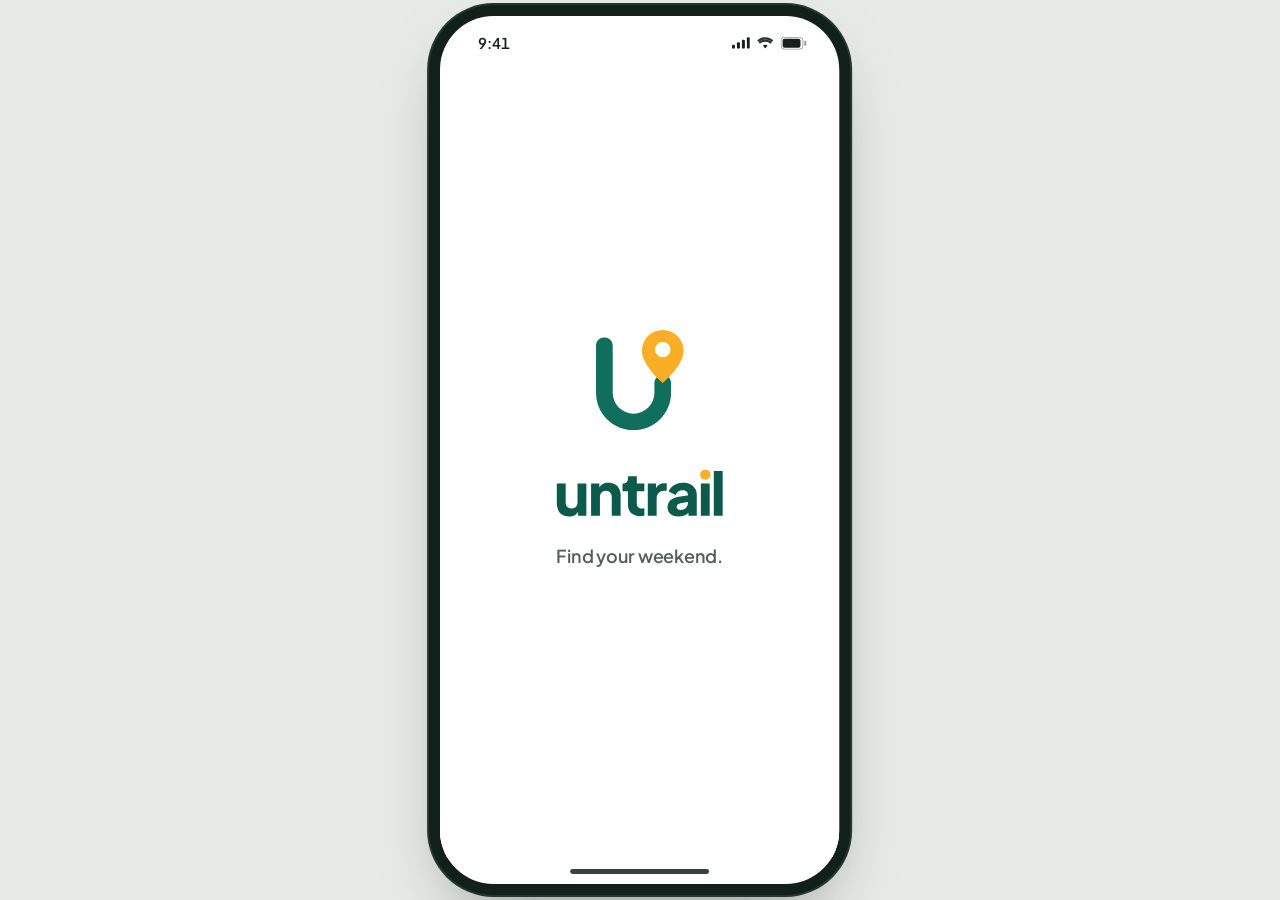
<file: index.html>
<!doctype html>
<html lang="en">
<head>
  <meta charset="utf-8" />
  <meta name="viewport" content="width=device-width, initial-scale=1, viewport-fit=cover" />
  <meta name="theme-color" content="#ffffff" />
  <title>untrail — Find your weekend</title>
  <meta name="description" content="untrail — your weekend, planned in 60 seconds." />

  <link rel="icon" href="favicon.svg" type="image/svg+xml" />

  <link rel="preconnect" href="https://fonts.googleapis.com" />
  <link rel="preconnect" href="https://fonts.gstatic.com" crossorigin />
  <link
    href="https://fonts.googleapis.com/css2?family=Plus+Jakarta+Sans:ital,wght@0,400;0,500;0,600;0,700;0,800&display=swap"
    rel="stylesheet"
  />

  <link rel="stylesheet" href="reset.css" />
  <link rel="stylesheet" href="variables.css" />
  <link rel="stylesheet" href="base.css" />
  <link rel="stylesheet" href="components.css" />
  <link rel="stylesheet" href="screens.css" />
  <link rel="stylesheet" href="animations.css" />
</head>
<body>
  <div class="stage" id="stage">
    <div class="phone-fit" id="phone-fit">
      <div class="phone" id="phone" data-theme="light">
        <div class="phone__statusbar" id="statusbar" aria-hidden="true"></div>
        <main class="phone__viewport" id="app" aria-live="polite"></main>
        <div class="phone__home-indicator" aria-hidden="true"></div>
      </div>
    </div>
  </div>

  <div class="sr-only" id="sr-live" role="status" aria-live="polite"></div>

  <script type="module" src="app.js"></script>
</body>
</html>
</file>
<file: variables.css>
/* variables.css — untrail Design System tokens (from Figma · untrail · Design System) */
:root {
  /* ---- Brand / logo ---- */
  --ut-color-brand-logo-front: #0f6e5c;   /* road (u) */
  --ut-color-brand-logo-gem: #faae25;     /* place (pin / i-dot) */
  --ut-color-brand-logo-wordmark: #0b5a4b;
  --ut-color-brand: #0f6e5c;
  --ut-color-brand-strong: #0b5a4b;
  --ut-color-accent: #faae25;

  /* ---- Semantic DS aliases (untrail · Design System) ---- */
  --ut-color-bg-brand: #0f6e5c;
  --ut-color-bg-brand-subtle: #eef7f4;
  --ut-color-bg-muted: #e9edeb;
  --ut-color-bg-subtle: #f4f6f5;
  --ut-color-bg-surface: #ffffff;
  --ut-color-border-brand: #0f6e5c;
  --ut-color-border-subtle: #d9dfdc;
  --ut-color-border-strong: #838e89;
  --ut-color-text-brand: #0b5a4b;
  --ut-color-text-tertiary: #66726d;
  --ut-color-text-on-brand: #ffffff;
  --ut-color-icon-brand: #0f6e5c;
  --ut-color-icon-default: #3a433f;
  --ut-color-icon-subtle: #66726d;
  --ut-color-icon-on-brand: #ffffff;
  --ut-color-bg-inverse: #18201d;
  --ut-color-bg-info-subtle: #eff6ff;
  --ut-color-text-info: #1849a9;
  --ut-color-icon-info: #2563eb;
  --ut-color-icon-success: #22a055;
  --ut-color-text-success: #16723a;
  --ut-color-bg-success-subtle: #eaf7ee;
  --ut-color-bg-gem: #faae25;
  --ut-color-text-on-gem: #3d2400;
  --ut-color-text-disabled: #838e89;
  --ut-color-bg-disabled: #e9edeb;
  --ut-color-bg-warning-subtle: #fff6e6;
  --ut-color-text-warning: #b54708;
  --ut-color-icon-warning: #dc6803;
  --ut-color-text-on-inverse-link: #8fd6bb; /* toast "Undo" action */
  --ut-color-border-error: #d92d20;
  --ut-color-text-error: #b42318;
  --ut-radius-xs: 4px;
  --ut-radius-sm: 8px;

  /* Home "AI glow" header + its status-bar tint */
  --ut-home-glow-left: #d7ebdd;
  --ut-home-glow-right: #fbeccd;
  --ut-home-sb-tint: #e4efe4;

  /* Elevation/2 · Floating */
  --ut-elev-2: 0 2px 4px rgba(14, 20, 18, 0.04), 0 4px 12px rgba(14, 20, 18, 0.08);

  --ut-radius-md: 12px;
  --ut-radius-lg: 16px;
  --ut-radius-xl: 24px;
  --ut-radius-full: 999px;

  --ut-size-control-lg: 52px;
  --ut-size-touch-min: 44px;

  /* ---- Surfaces ---- */
  --ut-color-bg-canvas: #ffffff;
  --bg-app: var(--ut-color-bg-canvas);
  --bg-surface: #ffffff;
  --bg-card: #ffffff;
  --bg-pill: #f1f4f2;

  /* ---- Ink / text ---- */
  --ut-color-text-primary: #18201d;
  --ut-color-text-secondary: #545f5a;
  --ink: var(--ut-color-text-primary);
  --ink-soft: var(--ut-color-text-secondary);
  --ink-mute: #6b756f;
  --ink-faint: #9aa39e;

  /* ---- Lines ---- */
  --ut-color-border-default: #c0c8c4;
  --line: var(--ut-color-border-default);
  --line-strong: #96a09a;

  --ut-color-focus: #0f6e5c;

  /* ---- Radii ---- */
  --r-xs: 8px;
  --r-sm: 12px;
  --r-md: 16px;
  --r-lg: 20px;
  --r-xl: 28px;
  --r-pill: 999px;

  /* ---- Spacing (4pt) ---- */
  --s-1: 4px;
  --s-2: 8px;
  --s-3: 12px;
  --s-4: 16px;
  --s-5: 20px;
  --s-6: 24px;
  --s-7: 32px;
  --s-8: 40px;
  --ut-space-32: 32px;

  /* ---- Type ---- */
  --font-sans: "Plus Jakarta Sans", -apple-system, BlinkMacSystemFont,
    "Segoe UI", Roboto, Helvetica, Arial, sans-serif;

  --fs-micro: 11px;
  --fs-xs: 12px;
  --fs-sm: 14px;
  --fs-md: 15px;
  --fs-base: 16px;
  --fs-lg: 18px;
  --fs-xl: 22px;
  --fs-2xl: 28px;
  --fs-3xl: 34px;

  --lh-tight: 1.15;
  --lh-snug: 1.3;
  --lh-base: 1.45;

  /* ---- Motion ---- */
  --dur-fast: 140ms;
  --dur-base: 220ms;
  --dur-slow: 360ms;

  --ease-std: cubic-bezier(0.2, 0.8, 0.2, 1);
  --ease-out: cubic-bezier(0.16, 1, 0.3, 1);
  --ease-in: cubic-bezier(0.4, 0, 1, 1);
  --ease-spring: cubic-bezier(0.34, 1.56, 0.64, 1);

  /* ---- Phone frame ---- */
  --phone-w: 402px;
  --phone-h: 874px;
}

/* Dark theme counterparts (scaffold for future flows) */
.phone[data-theme="dark"] {
  --ut-color-bg-canvas: #0e1512;
  --bg-app: #0e1512;
  --bg-surface: #141d19;
  --bg-card: #17211c;
  --bg-pill: #1d2823;
  --ut-color-text-primary: #f3f6f4;
  --ut-color-text-secondary: #aab4af;
  --ink: #f3f6f4;
  --ink-soft: #aab4af;
  --ink-mute: #8d978f;
  --ink-faint: #6f7a73;
  --ut-color-border-default: #2c3832;
  --line: #2c3832;
  --line-strong: #3b4a43;
  --ut-color-brand-logo-wordmark: #1f8a73;
}
</file>
<file: base.css>
/* base.css — body, phone frame, status bar, theme shell */
body {
  font-family: var(--font-sans);
  font-size: var(--fs-base);
  line-height: var(--lh-base);
  color: var(--ink);
  background: #e7ebe8;
  min-height: 100%;
  min-height: 100dvh;
}

/* Stage: centers the phone on wide windows */
.stage {
  min-height: 100dvh;
  display: grid;
  place-items: center;
  padding: 16px;
  overflow: hidden;
}

/* Fit wrapper: uniformly scales the true-size phone to fit the window
 * (no distortion). JS sets --fit and the wrapper's scaled footprint. */
.phone-fit {
  width: var(--phone-w);
  height: var(--phone-h);
  transform: scale(var(--fit, 1));
  transform-origin: top left;
}

/* Phone frame (desktop / wide) — always true device size */
.phone {
  position: relative;
  width: var(--phone-w);
  height: var(--phone-h);
  background: var(--ut-color-bg-canvas);
  color: var(--ink);
  border-radius: 54px;
  overflow: hidden;
  box-shadow:
    0 0 0 11px #11201b,
    0 0 0 13px #243730,
    0 30px 70px -20px rgba(16, 32, 27, 0.55);
  display: flex;
  flex-direction: column;
  isolation: isolate;
}

/* Status bar (iOS 9:41 style) */
.phone__statusbar {
  flex: 0 0 auto;
  height: 54px;
  padding: 0 32px;
  display: flex;
  align-items: center;
  justify-content: space-between;
  color: var(--ink);
  font-weight: 600;
  letter-spacing: 0.2px;
  user-select: none;
  position: relative;
  z-index: 3;
}
.phone {
  --sb-h: 54px; /* status bar height */
  --hi-h: 26px; /* home indicator height */
}
.phone__statusbar {
  transition: background var(--dur-base) var(--ease-std), color var(--dur-base) var(--ease-std);
}

/* ---- Edge-to-edge screens (as in the Figma) ----
 * home  → AI glow runs behind a transparent status bar (dark content)
 * photo → hero photo runs behind it (light content)
 * reel  → reel fills the whole phone, under status bar AND home indicator */
.phone[data-chrome="home"] .phone__viewport,
.phone[data-chrome="photo"] .phone__viewport,
.phone[data-chrome="reel"] .phone__viewport {
  margin-top: calc(-1 * var(--sb-h));
}
.phone[data-chrome="reel"] .phone__viewport {
  margin-bottom: calc(-1 * var(--hi-h));
}
.phone__statusbar[data-theme="home"] {
  background: transparent;
}
.phone__statusbar[data-theme="photo"],
.phone__statusbar[data-theme="reel"] {
  background: transparent;
  color: #fff;
}
/* Once content scrolls under it, the status bar turns frosted + dark text */
.phone__statusbar.is-solid {
  background: rgba(255, 255, 255, 0.9);
  color: var(--ink);
  -webkit-backdrop-filter: blur(12px);
  backdrop-filter: blur(12px);
  box-shadow: 0 1px 0 var(--ut-color-border-subtle);
}
.phone[data-chrome="reel"] {
  background: #0b0f0d;
}
.phone[data-chrome="reel"] .phone__home-indicator {
  background: transparent;
}
.phone[data-chrome="reel"] .phone__home-indicator::after {
  background: #fff;
}
.statusbar__time {
  font-size: 15px;
  font-variant-numeric: tabular-nums;
  padding-left: 6px;
}
.statusbar__right {
  display: flex;
  align-items: center;
  gap: 7px;
}
.statusbar__right svg {
  display: block;
}

/* No visible scrollbars inside the phone (like a real device) — scrolling still works */
.phone,
.phone * {
  scrollbar-width: none;
  -ms-overflow-style: none;
}
.phone ::-webkit-scrollbar,
.phone::-webkit-scrollbar {
  display: none;
  width: 0;
  height: 0;
}

/* App viewport */
.phone__viewport {
  flex: 1 1 auto;
  position: relative;
  overflow: hidden;
  background: var(--ut-color-bg-canvas);
}

/* Home indicator */
.phone__home-indicator {
  flex: 0 0 auto;
  height: 26px;
  display: grid;
  place-items: center;
  position: relative;
  z-index: 3;
  pointer-events: none;
}
.phone__home-indicator::after {
  content: "";
  width: 140px;
  height: 5px;
  border-radius: var(--r-pill);
  background: var(--ink);
  opacity: 0.85;
}

/* Full-bleed on small screens: drop the frame */
@media (max-width: 520px) {
  body {
    background: var(--ut-color-bg-canvas);
  }
  .stage {
    padding: 0;
  }
  .phone-fit {
    width: 100%;
    height: 100dvh;
    transform: none;
  }
  /* On a real phone the device draws its own status bar + home indicator,
   * so the mock "9:41 / Wi-Fi / battery" bar and the pill are removed.
   * Only the safe-area insets (notch, home-gesture zone) are kept. */
  .phone {
    width: 100%;
    height: 100dvh;
    border-radius: 0;
    box-shadow: none;
    --sb-h: env(safe-area-inset-top, 0px);
    --hi-h: env(safe-area-inset-bottom, 0px);
  }
  .phone__statusbar {
    height: var(--sb-h);
    padding: 0;
    overflow: hidden;
  }
  .phone__statusbar > * {
    display: none;
  }
  .phone__home-indicator {
    height: var(--hi-h);
    padding: 0;
  }
  .phone__home-indicator::after {
    display: none;
  }
  /* The page itself never scrolls on a phone — only the app's own areas do.
   * Stops the jump/bounce when the keyboard opens. */
  html,
  body {
    height: 100%;
    overflow: hidden;
    overscroll-behavior: none;
  }
  .stage {
    min-height: 0;
    height: 100dvh;
  }
  /* iPhone zooms in on any field under 16px — keep every input at 16px */
  input,
  textarea,
  select {
    font-size: 16px !important;
  }
}
</file>
<file: components.css>
/* components.css — reusable UI primitives (buttons, toast, lockup).
 * Scaffolded for later flows; flow 1 uses the logo lockup + toast.
 */

/* ---- Type utilities (untrail type ramp) ---- */
.t-h1 {
  font-size: 28px;
  line-height: 36px;
  font-weight: 700;
  letter-spacing: -0.8px;
  color: var(--ut-color-text-primary);
}
.t-h2 {
  font-size: 24px;
  line-height: 32px;
  font-weight: 700;
  letter-spacing: -0.5px;
  color: var(--ut-color-text-primary);
}
.t-title {
  font-size: 16px;
  line-height: 24px;
  font-weight: 600;
  color: var(--ut-color-text-primary);
}
.t-body {
  font-size: 14px;
  line-height: 22px;
  font-weight: 400;
  color: var(--ut-color-text-secondary);
}
.t-body-lg {
  font-size: 16px;
  line-height: 24px;
  font-weight: 400;
  color: var(--ut-color-text-secondary);
}
.t-caption {
  font-size: 12px;
  line-height: 18px;
  font-weight: 400;
  color: var(--ut-color-text-secondary);
}
.t-overline {
  font-size: 11px;
  line-height: 16px;
  font-weight: 700;
  letter-spacing: 0.8px;
  text-transform: uppercase;
  color: var(--ut-color-text-tertiary);
}

/* ---- Inline icon sizing ---- */
.ico,
.btn__ico,
.chip__check,
.field__ico,
.city-row__pin,
.info-banner__ico,
.welcome__check {
  display: inline-flex;
  align-items: center;
  justify-content: center;
}
.ico svg,
.btn__ico svg,
.chip__check svg,
.field__ico svg,
.city-row__pin svg,
.info-banner__ico svg,
.welcome__check svg {
  width: 100%;
  height: 100%;
  display: block;
}

/* ---- Icon button (44×44 ghost) ---- */
.icon-btn {
  width: 44px;
  height: 44px;
  display: inline-flex;
  align-items: center;
  justify-content: center;
  border-radius: var(--ut-radius-full);
  color: var(--ut-color-icon-default);
  transition: background var(--dur-fast) var(--ease-std);
}
.icon-btn svg {
  width: 24px;
  height: 24px;
}
.icon-btn:active {
  background: var(--bg-pill);
}

/* ---- Onboarding app bar ---- */
.appbar {
  flex: 0 0 auto;
  height: 56px;
  display: flex;
  align-items: center;
  justify-content: space-between;
  padding: 0 var(--s-1);
}
.appbar__skip {
  padding: 0 var(--s-4);
  height: 44px;
  font-size: 16px;
  font-weight: 600;
  color: var(--ut-color-text-brand);
}

/* ---- Progress steps ---- */
.progress {
  display: flex;
  flex-direction: column;
  gap: var(--s-2);
  width: 100%;
}
.progress__track {
  display: flex;
  gap: var(--s-1);
}
.progress__seg {
  flex: 1;
  height: 4px;
  border-radius: 2px;
  background: var(--ut-color-bg-muted);
  transition: background var(--dur-base) var(--ease-std);
}
.progress__seg.is-on {
  background: var(--ut-color-bg-brand);
}
.progress__label {
  font-size: 12px;
  line-height: 18px;
  font-weight: 600;
  color: var(--ut-color-text-secondary);
}

/* ---- Screen header ---- */
.screen-head {
  display: flex;
  flex-direction: column;
  gap: var(--s-2);
}
.section-label {
  margin-top: var(--s-1);
}

/* ---- Chips ---- */
.chip {
  display: inline-flex;
  align-items: center;
  gap: 6px;
  min-height: 40px;
  padding: 0 16px;
  border-radius: var(--ut-radius-full);
  border: 1px solid var(--ut-color-border-default);
  background: var(--ut-color-bg-surface);
  color: var(--ut-color-text-primary);
  font-size: 14px;
  font-weight: 600;
  line-height: 20px;
  transition: transform var(--dur-fast) var(--ease-std),
    background var(--dur-fast) var(--ease-std),
    border-color var(--dur-fast) var(--ease-std);
}
.chip:active {
  transform: scale(0.97);
}
.chip.is-selected {
  background: var(--ut-color-bg-brand);
  border-color: var(--ut-color-bg-brand);
  color: var(--ut-color-text-on-brand);
}
.chip__check {
  width: 16px;
  height: 16px;
  margin-left: -2px;
}
.chip-row {
  display: flex;
  gap: var(--s-2);
}
.chip-row--wrap {
  flex-wrap: wrap;
}

/* ---- Option card (About-you grid) ---- */
.opt-grid {
  display: grid;
  grid-template-columns: 1fr 1fr;
  gap: var(--s-3);
}
.opt-card {
  display: flex;
  flex-direction: column;
  gap: 10px;
  padding: 16px;
  text-align: left;
  border-radius: var(--ut-radius-lg);
  border: 1px solid var(--ut-color-border-subtle);
  background: var(--ut-color-bg-surface);
  transition: border-color var(--dur-fast) var(--ease-std),
    background var(--dur-fast) var(--ease-std),
    transform var(--dur-fast) var(--ease-std);
}
.opt-card:active {
  transform: scale(0.98);
}
.opt-card.is-selected {
  border: 2px solid var(--ut-color-border-brand);
  background: var(--ut-color-bg-brand-subtle);
  padding: 15px;
}
.opt-card__top {
  display: flex;
  align-items: flex-start;
  justify-content: space-between;
}
.opt-card__tile {
  width: 48px;
  height: 48px;
  display: inline-flex;
  align-items: center;
  justify-content: center;
  border-radius: var(--ut-radius-md);
  background: var(--ut-color-bg-muted);
  color: var(--ut-color-icon-default);
}
.opt-card__tile svg {
  width: 24px;
  height: 24px;
}
.opt-card.is-selected .opt-card__tile {
  background: var(--ut-color-bg-brand);
  color: var(--ut-color-icon-on-brand);
}
.opt-card {
  position: relative;
}
.opt-card__top {
  width: 100%;
}
.opt-card__badge {
  position: absolute;
  top: 14px;
  right: 14px;
  width: 24px;
  height: 24px;
  display: inline-flex;
  align-items: center;
  justify-content: center;
  border-radius: var(--ut-radius-full);
  background: var(--ut-color-bg-brand);
  color: #fff;
}
.opt-card__badge svg {
  width: 16px;
  height: 16px;
}
.opt-card__title {
  font-size: 16px;
  line-height: 24px;
  font-weight: 600;
  color: var(--ut-color-text-primary);
}
.opt-card__sub {
  font-size: 14px;
  line-height: 20px;
  color: var(--ut-color-text-secondary);
}

/* ---- Info banner ---- */
.info-banner {
  display: flex;
  gap: 10px;
  padding: 16px;
  border-radius: var(--ut-radius-md);
  background: var(--ut-color-bg-subtle);
}
.info-banner__ico {
  flex: 0 0 auto;
  width: 20px;
  height: 20px;
  color: var(--ut-color-icon-subtle);
  margin-top: 1px;
}
.info-banner__text {
  font-size: 14px;
  line-height: 22px;
  color: var(--ut-color-text-secondary);
}

/* ---- Text field ---- */
.field {
  display: flex;
  align-items: center;
  gap: 10px;
  height: 56px;
  min-height: 56px;
  flex-shrink: 0;
  padding: 0 16px;
  border-radius: var(--ut-radius-lg);
  border: 1px solid var(--ut-color-border-default);
  background: var(--ut-color-bg-surface);
  transition: border-color var(--dur-fast) var(--ease-std),
    box-shadow var(--dur-fast) var(--ease-std);
}
.field:focus-within {
  border-color: var(--ut-color-border-brand);
  box-shadow: 0 0 0 3px rgba(15, 110, 92, 0.12);
}
.field__ico {
  width: 22px;
  height: 22px;
  color: var(--ut-color-icon-subtle);
  flex: 0 0 auto;
}
.field__input {
  flex: 1;
  border: none;
  outline: none;
  background: none;
  font: inherit;
  font-size: 16px;
  color: var(--ut-color-text-primary);
}
.field__input::placeholder {
  color: var(--ut-color-text-tertiary);
}

/* ---- City list ---- */
.city-list {
  display: flex;
  flex-direction: column;
}
.city-row {
  display: flex;
  align-items: center;
  gap: 14px;
  width: 100%;
  padding: 16px 0;
  text-align: left;
  border-bottom: 1px solid var(--ut-color-border-subtle);
  transition: background var(--dur-fast) var(--ease-std);
}
.city-row:active {
  background: var(--ut-color-bg-subtle);
}
.city-row__pin {
  width: 24px;
  height: 24px;
  color: var(--ut-color-icon-subtle);
  flex: 0 0 auto;
}
.city-row__text {
  display: flex;
  flex-direction: column;
  gap: 2px;
}
.city-row__name {
  font-size: 16px;
  line-height: 22px;
  font-weight: 700;
  color: var(--ut-color-text-primary);
}
.city-row__sub {
  font-size: 14px;
  line-height: 20px;
  color: var(--ut-color-text-secondary);
}

/* ---- "or" divider ---- */
.or-divider {
  display: flex;
  align-items: center;
  gap: 12px;
}
.or-divider__line {
  flex: 1;
  height: 1px;
  background: var(--ut-color-border-subtle);
}
.or-divider__text {
  font-size: 14px;
  color: var(--ut-color-text-secondary);
}

/* ---- Vibe photo tiles ---- */
.vibe-grid {
  display: grid;
  grid-template-columns: 1fr 1fr;
  gap: var(--s-3);
}
.vibe {
  display: flex;
  flex-direction: column;
  text-align: left;
  border-radius: var(--ut-radius-md);
  border: 1px solid var(--ut-color-border-subtle);
  background: var(--ut-color-bg-surface);
  overflow: hidden;
  transition: border-color var(--dur-fast) var(--ease-std),
    background var(--dur-fast) var(--ease-std),
    transform var(--dur-fast) var(--ease-std), opacity var(--dur-fast) var(--ease-std);
}
.vibe:active {
  transform: scale(0.98);
}
.vibe.is-selected {
  border: 2px solid var(--ut-color-border-brand);
  background: var(--ut-color-bg-brand-subtle);
}
.vibe.is-disabled {
  opacity: 0.55;
}
.vibe {
  align-items: stretch;
}
.vibe__photo {
  position: relative;
  display: block;
  width: 100%;
  height: 96px;
  overflow: hidden;
}
.vibe__photo img {
  position: absolute;
  inset: 0;
  display: block;
  width: 100%;
  height: 100%;
  object-fit: cover;
}
.vibe__badge {
  position: absolute;
  top: 8px;
  right: 8px;
  width: 24px;
  height: 24px;
  display: inline-flex;
  align-items: center;
  justify-content: center;
  border-radius: var(--ut-radius-full);
  background: var(--ut-color-bg-brand);
  color: #fff;
}
.vibe__badge svg {
  width: 16px;
  height: 16px;
}
.vibe__label {
  padding: 8px 12px;
  font-size: 14px;
  line-height: 20px;
  font-weight: 600;
  color: var(--ut-color-text-primary);
}
.vibe.is-selected .vibe__label {
  color: var(--ut-color-text-brand);
}

/* ---- Text link button ---- */
.link-btn {
  align-self: center;
  padding: 12px;
  font-size: 16px;
  font-weight: 600;
  color: var(--ut-color-text-brand);
  border-radius: var(--r-xs);
}

.t-title-lg {
  font-size: 18px;
  line-height: 26px;
  font-weight: 600;
  letter-spacing: -0.2px;
  color: var(--ut-color-text-primary);
}

.icon-btn--tonal {
  background: var(--ut-color-bg-subtle);
}
.link-btn--sm {
  padding: 6px 4px;
  font-size: 14px;
}
.btn-small {
  display: inline-flex;
  align-items: center;
  justify-content: center;
  height: 36px;
  padding: 0 16px;
  border-radius: var(--ut-radius-full);
  border: 1.5px solid var(--ut-color-border-default);
  background: var(--ut-color-bg-surface);
  font-size: 14px;
  font-weight: 600;
  color: var(--ut-color-text-primary);
  white-space: nowrap;
  transition: transform var(--dur-fast) var(--ease-std);
}
.btn-small:active {
  transform: scale(0.97);
}

/* ---- Persona card (weekend profile) ---- */
.persona {
  background: var(--ut-color-bg-brand);
  border-radius: var(--ut-radius-lg);
  padding: var(--s-5);
  display: flex;
  flex-direction: column;
  gap: var(--s-2);
  color: #fff;
}
.persona__overline {
  font-size: 11px;
  line-height: 16px;
  font-weight: 700;
  letter-spacing: 0.8px;
  text-transform: uppercase;
  opacity: 0.8;
}
.persona__title {
  font-size: 24px;
  line-height: 32px;
  font-weight: 700;
  letter-spacing: -0.5px;
}
.persona__body {
  font-size: 14px;
  line-height: 22px;
}
.persona__built {
  display: flex;
  align-items: center;
  gap: 6px;
  padding-top: var(--s-1);
  font-size: 12px;
  line-height: 18px;
  font-weight: 600;
}
.persona__spark {
  width: 16px;
  height: 16px;
}
.persona__spark svg {
  width: 100%;
  height: 100%;
}

/* ---- 3-up picks (profile) ---- */
.pick3 {
  display: grid;
  grid-template-columns: 1fr 1fr 1fr;
  gap: var(--s-3);
}
.pick3__item {
  display: flex;
  flex-direction: column;
  gap: var(--s-1);
  text-align: left;
}
.pick3__photo {
  position: relative;
  display: block;
  width: 100%;
  height: 96px;
  border-radius: var(--ut-radius-md);
  overflow: hidden;
  background: var(--ut-color-bg-muted);
}
.pick3__photo img {
  position: absolute;
  inset: 0;
  display: block;
  width: 100%;
  height: 100%;
  object-fit: cover;
}
.pick3__name {
  font-size: 14px;
  line-height: 20px;
  font-weight: 600;
  color: var(--ut-color-text-primary);
}
.pick3__meta {
  font-size: 12px;
  line-height: 18px;
  color: var(--ut-color-text-tertiary);
}

/* ---- Answers card ---- */
.answers-card {
  border: 1px solid var(--ut-color-border-subtle);
  border-radius: var(--ut-radius-lg);
  padding: var(--s-4);
  display: flex;
  flex-direction: column;
  gap: var(--s-3);
}
.answers-card__head {
  display: flex;
  align-items: center;
  justify-content: space-between;
}
.answers-card__tags {
  display: flex;
  flex-wrap: wrap;
  gap: var(--s-2);
}
.tag-neutral {
  padding: 2px 8px;
  border-radius: var(--ut-radius-xs);
  background: var(--ut-color-bg-subtle);
  font-size: 12px;
  line-height: 16px;
  font-weight: 600;
  letter-spacing: 0.024px;
  color: var(--ut-color-text-secondary);
}

/* ---- Section headings ---- */
.section-heading {
  display: flex;
  flex-direction: column;
  gap: var(--s-1);
  width: 100%;
}
.section-heading__row {
  display: flex;
  align-items: center;
  justify-content: space-between;
}

/* ---- Horizontal scroller ---- */
.hscroll {
  display: flex;
  gap: var(--s-3);
  overflow-x: auto;
  scroll-snap-type: x proximity;
  scroll-padding-inline: var(--s-4); /* snap to the 16px gutter, not the edge */
  -webkit-overflow-scrolling: touch;
  padding-bottom: 2px;
  margin: 0 calc(-1 * var(--s-4));
  padding-left: var(--s-4);
  padding-right: var(--s-4);
}
.hscroll::-webkit-scrollbar {
  display: none;
}
.hscroll {
  scrollbar-width: none;
}
.hscroll > * {
  scroll-snap-align: start;
}

/* ---- AI composer (home) ---- */
.composer {
  background: var(--ut-color-bg-surface);
  border: 1px solid var(--ut-color-border-subtle);
  border-radius: var(--ut-radius-xl);
  padding: var(--s-4);
  display: flex;
  flex-direction: column;
  gap: var(--s-4);
  box-shadow: var(--ut-elev-2);
}
.composer__prompt {
  display: flex;
  align-items: center;
  gap: var(--s-3);
  width: 100%;
  text-align: left;
}
.composer__spark {
  width: 24px;
  height: 24px;
  flex: 0 0 auto;
  color: var(--ut-color-brand);
}
.composer__spark svg {
  width: 100%;
  height: 100%;
}
.composer__placeholder {
  flex: 1;
  font-size: 16px;
  line-height: 22px;
  color: var(--ut-color-text-tertiary);
}
.composer__mic {
  flex: 0 0 auto;
  width: 44px;
  height: 44px;
  display: inline-flex;
  align-items: center;
  justify-content: center;
  border-radius: var(--ut-radius-full);
  background: var(--ut-color-bg-subtle);
  color: var(--ut-color-icon-default);
}
.composer__mic svg {
  width: 24px;
  height: 24px;
}
.composer__prefs {
  display: flex;
  flex-direction: column;
  gap: var(--s-2);
}

/* ---- Dropdown + prompt chips ---- */
.chip--dropdown {
  min-height: 36px;
  font-weight: 600;
}
.chip__chev {
  width: 16px;
  height: 16px;
  color: var(--ut-color-icon-default);
}
.chip__chev svg {
  width: 100%;
  height: 100%;
}
.chip--prompt {
  min-height: 36px;
  white-space: nowrap;
}
.chip__spark {
  width: 16px;
  height: 16px;
  color: var(--ut-color-brand);
}
.chip__spark svg {
  width: 100%;
  height: 100%;
}

/* ---- Home eyebrow ---- */
.home__eyebrow {
  font-size: 12px;
  line-height: 18px;
  font-weight: 600;
  color: var(--ut-color-text-secondary);
}

/* ---- Gem card (9:16 reel) ---- */
.gem-card {
  flex: 0 0 auto;
  width: 160px;
}
.gem-card__photo {
  position: relative;
  display: block;
  width: 100%;
  height: 213px;
  border-radius: var(--ut-radius-md);
  overflow: hidden;
}
.gem-card__photo img {
  position: absolute;
  inset: 0;
  width: 100%;
  height: 100%;
  object-fit: cover;
}
.gem-card__scrim {
  position: absolute;
  inset: 0;
  background: linear-gradient(to bottom, rgba(0, 0, 0, 0) 35%, rgba(0, 0, 0, 0.72) 100%);
}
.gem-card__top {
  position: absolute;
  top: 8px;
  left: 8px;
  right: 8px;
  display: flex;
  align-items: center;
  justify-content: space-between;
}
.gem-card__play {
  width: 16px;
  height: 16px;
  color: #fff;
}
.gem-card__play svg {
  width: 100%;
  height: 100%;
}
.gem-card__text {
  position: absolute;
  left: 8px;
  right: 8px;
  bottom: 8px;
  display: flex;
  flex-direction: column;
  gap: 2px;
  color: #fff;
  text-align: left;
}
.gem-card__name {
  font-size: 16px;
  line-height: 24px;
  font-weight: 600;
}
.gem-card__meta {
  font-size: 12px;
  line-height: 18px;
}

/* ---- Pick card (photo + weather tag) ---- */
.pick-card {
  flex: 0 0 auto;
  width: 160px;
  display: flex;
  flex-direction: column;
  gap: var(--s-2);
  text-align: left;
}
.pick-card__photo {
  position: relative;
  display: block;
  width: 100%;
  height: 120px;
  border-radius: var(--ut-radius-md);
  overflow: hidden;
  background: var(--ut-color-bg-muted);
}
.pick-card__photo img {
  position: absolute;
  inset: 0;
  width: 100%;
  height: 100%;
  object-fit: cover;
}
.pick-card__name {
  font-size: 16px;
  line-height: 24px;
  font-weight: 600;
  color: var(--ut-color-text-primary);
}
.pick-card__meta {
  font-size: 12px;
  line-height: 18px;
  color: var(--ut-color-text-secondary);
}

/* ---- Tags ---- */
.tag-onphoto,
.tag-weather {
  display: inline-flex;
  align-items: center;
  gap: 4px;
  padding: 2px 8px;
  border-radius: var(--ut-radius-xs);
  font-size: 12px;
  line-height: 16px;
  font-weight: 600;
}
.tag-onphoto {
  background: #fff;
  color: var(--ut-color-text-primary);
}
/* DS Tag · Weather tone — sits bottom-left on the pick photo */
.tag-weather {
  position: absolute;
  bottom: 8px;
  left: 8px;
  background: var(--ut-color-bg-info-subtle);
  color: var(--ut-color-text-info);
}
.tag-weather .tag__sun {
  color: var(--ut-color-icon-info);
}
.tag__spark {
  width: 14px;
  height: 14px;
  color: var(--ut-color-accent);
}
.tag__spark svg,
.tag__sun svg {
  width: 100%;
  height: 100%;
}
.tag__sun {
  width: 14px;
  height: 14px;
  color: #e6a700;
}

/* ---- Nudge card ---- */
.nudge {
  display: flex;
  align-items: center;
  gap: var(--s-3);
  padding: var(--s-4);
  border: 1px solid var(--ut-color-border-subtle);
  border-radius: var(--ut-radius-lg);
  background: var(--ut-color-bg-surface);
}
.nudge__tile {
  flex: 0 0 auto;
  width: 40px;
  height: 40px;
  display: inline-flex;
  align-items: center;
  justify-content: center;
  border-radius: var(--ut-radius-md);
  background: var(--ut-color-bg-info-subtle);
  color: var(--ut-color-icon-info);
}
.nudge__tile svg {
  width: 20px;
  height: 20px;
}
.nudge__text {
  flex: 1;
  min-width: 0;
}
.nudge__title {
  font-size: 14px;
  line-height: 22px;
  font-weight: 600;
  color: var(--ut-color-text-primary);
}
.nudge__sub {
  font-size: 12px;
  line-height: 18px;
  color: var(--ut-color-text-secondary);
}

/* ---- Bottom tab bar ---- */
.tabbar {
  flex: 0 0 auto;
  display: flex;
  border-top: 1px solid var(--ut-color-border-subtle);
  background: var(--ut-color-bg-surface);
  padding: var(--s-2) var(--s-2) var(--s-1);
}
.tab {
  flex: 1;
  display: flex;
  flex-direction: column;
  align-items: center;
  gap: var(--s-1);
  padding: var(--s-1) 0;
  color: var(--ut-color-text-secondary);
}
.tab__icon {
  width: 56px;
  height: 32px;
  display: inline-flex;
  align-items: center;
  justify-content: center;
  border-radius: var(--ut-radius-full);
}
.tab__icon svg {
  width: 24px;
  height: 24px;
}
.tab__label {
  font-size: 12px;
  line-height: 18px;
  font-weight: 400;
}
.tab.is-active {
  color: var(--ut-color-text-brand);
}
.tab.is-active .tab__icon {
  background: var(--ut-color-bg-brand-subtle);
}
.tab.is-active .tab__label {
  font-weight: 600;
}

/* ---- Bottom sheet ---- */
.sheet-backdrop {
  position: absolute;
  inset: 0;
  z-index: 60;
  display: flex;
  align-items: flex-end;
  background: rgba(16, 24, 21, 0);
  transition: background var(--dur-base) var(--ease-std);
}
.sheet-backdrop.is-open {
  background: rgba(16, 24, 21, 0.4);
}
.sheet {
  width: 100%;
  max-height: 92%;
  overflow-y: auto;
  background: var(--ut-color-bg-canvas);
  border-radius: 24px 24px 0 0;
  padding: var(--s-2) var(--s-5) calc(var(--s-6) + env(safe-area-inset-bottom));
  transform: translateY(100%);
  transition: transform var(--dur-slow) var(--ease-out);
  display: flex;
  flex-direction: column;
  gap: var(--s-4);
}
.sheet-backdrop.is-open .sheet {
  transform: translateY(0);
}
.sheet__grabber {
  align-self: center;
  width: 40px;
  height: 5px;
  border-radius: var(--ut-radius-full);
  background: var(--ut-color-border-default);
  margin-bottom: var(--s-2);
}
.sheet__head {
  display: flex;
  align-items: center;
  justify-content: space-between;
}
.sheet__body {
  display: flex;
  flex-direction: column;
  gap: var(--s-4);
}
.sheet__lead {
  margin-top: calc(-1 * var(--s-2));
}
.sheet__hint {
  margin-top: calc(-1 * var(--s-2));
}
.sheet__later {
  align-self: center;
}
.sheet__terms {
  text-align: center;
  color: var(--ut-color-text-tertiary);
}

/* ---- Phone field ---- */
.phone-field {
  display: flex;
  align-items: center;
  height: 52px;
  flex-shrink: 0;
  padding: 0 var(--s-4);
  border-radius: var(--ut-radius-md);
  border: 1px solid var(--ut-color-border-default);
  background: var(--ut-color-bg-surface);
}
.phone-field.is-error,
.phone-field.is-error:focus-within {
  border: 2px solid var(--ut-color-border-error);
  box-shadow: none;
  padding: 0 calc(var(--s-4) - 1px);
}
.field-error {
  display: flex;
  align-items: center;
  gap: 4px;
  margin-top: calc(-1 * var(--s-2));
  font-size: 12px;
  line-height: 18px;
  color: var(--ut-color-text-error);
}
.field-error[hidden] {
  display: none;
}
.field-error__ico {
  width: 16px;
  height: 16px;
  flex: 0 0 auto;
}
.field-error__ico svg {
  width: 100%;
  height: 100%;
}

/* ---- OTP input (6 boxes) ---- */
.otp {
  display: flex;
  gap: var(--s-2);
}
.otp__box {
  flex: 1;
  min-width: 0;
  height: 56px;
  border-radius: var(--ut-radius-md);
  border: 1px solid var(--ut-color-border-default);
  background: var(--ut-color-bg-surface);
  text-align: center;
  font: inherit;
  font-size: 20px;
  font-weight: 700;
  color: var(--ut-color-text-primary);
  outline: none;
  transition: border-color var(--dur-fast) var(--ease-std);
}
.otp__box:focus {
  border: 2px solid var(--ut-color-border-brand);
}
.otp__box.is-filled {
  border-color: var(--ut-color-border-brand);
}
.otp.is-error .otp__box {
  border: 2px solid var(--ut-color-border-error);
  color: var(--ut-color-text-error);
}
.otp-sub__link,
.otp-resend {
  color: var(--ut-color-text-brand);
  font-weight: 600;
}
.otp-resend[disabled] {
  color: var(--ut-color-text-tertiary);
  font-weight: 400;
}
.btn.is-disabled {
  --_bg: var(--ut-color-bg-disabled);
  --_fg: var(--ut-color-text-disabled);
}
.phone-field:focus-within {
  border-color: var(--ut-color-border-brand);
  box-shadow: 0 0 0 3px rgba(15, 110, 92, 0.12);
}
.phone-field__cc {
  display: inline-flex;
  align-items: center;
  gap: 4px;
  font-size: 16px;
  font-weight: 600;
  color: var(--ut-color-text-primary);
}
.phone-field__divider {
  width: 1px;
  height: 24px;
  background: var(--ut-color-border-default);
  margin: 0 var(--s-3);
}
.phone-field__input {
  flex: 1;
  border: none;
  outline: none;
  background: none;
  font: inherit;
  font-size: 16px;
  color: var(--ut-color-text-primary);
}
.phone-field__input::placeholder {
  color: var(--ut-color-text-tertiary);
}

/* ---- Stepper ---- */
.stepper {
  display: inline-flex;
  align-items: center;
  gap: var(--s-4);
}
.stepper__btn {
  width: 44px;
  height: 44px;
  display: inline-flex;
  align-items: center;
  justify-content: center;
  border-radius: var(--ut-radius-full);
  border: 1.5px solid var(--ut-color-border-default);
  color: var(--ut-color-icon-default);
  transition: transform var(--dur-fast) var(--ease-std), background var(--dur-fast) var(--ease-std);
}
.stepper__btn:active {
  transform: scale(0.95);
}
.stepper__btn[disabled] {
  opacity: 0.4;
  pointer-events: none;
}
.stepper__btn svg {
  width: 22px;
  height: 22px;
}
.stepper__value {
  min-width: 20px;
  text-align: center;
  font-size: 18px;
  font-weight: 600;
  color: var(--ut-color-text-primary);
  font-variant-numeric: tabular-nums;
}
.who-row {
  display: flex;
  align-items: center;
  justify-content: space-between;
}
.who-row__name {
  font-size: 16px;
  line-height: 24px;
  font-weight: 600;
  color: var(--ut-color-text-primary);
}
.who-row__sub {
  font-size: 12px;
  line-height: 18px;
  color: var(--ut-color-text-secondary);
}

/* ---- Progress bar ---- */
.pbar {
  width: 100%;
  height: 8px;
  border-radius: var(--ut-radius-full);
  background: var(--ut-color-bg-muted);
  overflow: hidden;
}
.pbar__fill {
  display: block;
  height: 100%;
  width: 0%;
  border-radius: var(--ut-radius-full);
  background: var(--ut-color-bg-brand);
  transition: width 0.2s linear;
}

/* ---- Planning checklist ---- */
.pstep {
  display: flex;
  align-items: center;
  gap: var(--s-3);
}
.pstep__mark {
  flex: 0 0 auto;
  width: 28px;
  height: 28px;
  display: inline-flex;
  align-items: center;
  justify-content: center;
  border-radius: var(--ut-radius-full);
  background: var(--ut-color-bg-brand);
  color: #fff;
}
.pstep__mark svg {
  width: 18px;
  height: 18px;
}
.pstep:not(.is-done):not(.is-active) .pstep__mark {
  background: var(--ut-color-bg-muted);
}
.pstep__spinner {
  width: 18px;
  height: 18px;
  border-radius: 50%;
  border: 2.5px solid rgba(255, 255, 255, 0.45);
  border-top-color: #fff;
  display: none;
}
.pstep.is-active:not(.is-done) .pstep__mark {
  background: transparent;
}
.pstep.is-active:not(.is-done) .pstep__spinner {
  display: block;
  border: 2.5px solid var(--ut-color-bg-brand-subtle);
  border-top-color: var(--ut-color-bg-brand);
  animation: spin 0.8s linear infinite;
}
@keyframes spin {
  to { transform: rotate(360deg); }
}
.pstep__label {
  font-size: 16px;
  line-height: 24px;
  font-weight: 400;
  color: var(--ut-color-text-primary);
}
.pstep.is-active:not(.is-done) .pstep__label {
  font-weight: 600;
}

/* ---- Titled app bar ---- */
.appbar--titled {
  padding: 0 var(--s-2);
  gap: var(--s-2);
}
.appbar__left {
  display: flex;
  align-items: center;
  gap: var(--s-1);
  min-width: 0;
}
.appbar__title {
  font-size: 18px;
  line-height: 26px;
  font-weight: 600;
  letter-spacing: -0.2px;
  color: var(--ut-color-text-primary);
  white-space: nowrap;
  overflow: hidden;
  text-overflow: ellipsis;
}
.appbar__actions {
  display: flex;
  align-items: center;
  gap: 2px;
}

/* ---- Tag (tones) ---- */
.tag {
  display: inline-flex;
  align-items: center;
  gap: 4px;
  padding: 2px 8px;
  border-radius: var(--ut-radius-xs);
  font-size: 12px;
  line-height: 16px;
  font-weight: 600;
  letter-spacing: 0.024px;
  white-space: nowrap;
}
.tag--brand {
  background: var(--ut-color-bg-brand);
  color: #fff;
}
.tag--neutral {
  background: var(--ut-color-bg-subtle);
  color: var(--ut-color-text-primary);
}
.tag--gem {
  background: var(--ut-color-bg-gem);
  color: var(--ut-color-text-on-gem);
}
.tag--success {
  background: var(--ut-color-bg-success-subtle);
  color: var(--ut-color-text-success);
}
.tag--onphoto {
  background: #fff;
  color: var(--ut-color-text-primary);
}
.tag__ico {
  width: 14px;
  height: 14px;
}
.tag__ico svg {
  width: 100%;
  height: 100%;
}
.tag--onphoto .tag__ico {
  color: var(--ut-color-accent);
}
.tag--gem .tag__ico {
  color: var(--ut-color-text-on-gem);
}
.tag--success .tag__ico {
  color: var(--ut-color-icon-success);
}
.tag__rupee,
.tag__plus {
  font-weight: 700;
}

/* ---- Toggle switch ---- */
.switch {
  width: 48px;
  height: 28px;
  border-radius: var(--ut-radius-full);
  background: var(--ut-color-border-default);
  position: relative;
  flex: 0 0 auto;
  transition: background var(--dur-base) var(--ease-std);
}
.switch.is-on {
  background: var(--ut-color-bg-brand);
}
.switch__thumb {
  position: absolute;
  top: 3px;
  left: 3px;
  width: 22px;
  height: 22px;
  border-radius: 50%;
  background: #fff;
  box-shadow: 0 1px 3px rgba(14, 20, 18, 0.25);
  transition: transform var(--dur-base) var(--ease-spring);
}
.switch.is-on .switch__thumb {
  transform: translateX(20px);
}

/* ---- Filter chip (+ label) ---- */
.chip--filter .chip__plus,
.result__body .chip__plus {
  font-weight: 700;
  font-size: 15px;
  line-height: 1;
}
.chip__plus {
  font-weight: 700;
}

/* ---- Top-3 status row + footer ---- */
.top3__status {
  display: flex;
  align-items: center;
  gap: var(--s-2);
}
.top3__statusdot {
  width: 20px;
  height: 20px;
  flex: 0 0 auto;
  display: inline-flex;
  align-items: center;
  justify-content: center;
  border-radius: 50%;
  background: var(--ut-color-bg-brand);
  color: #fff;
}
.top3__statusdot svg {
  width: 13px;
  height: 13px;
}
.top3__footer {
  display: flex;
  flex-direction: column;
  gap: var(--s-2);
}
.top3__cmp {
  text-align: center;
}
.top3__btns {
  display: grid;
  grid-template-columns: 1fr 1fr;
  gap: var(--s-3);
}

/* ---- Result card (top 3) ---- */
.result {
  display: flex;
  gap: var(--s-3);
  padding: var(--s-3);
  border: 1px solid var(--ut-color-border-subtle);
  border-radius: var(--ut-radius-lg);
  background: var(--ut-color-bg-surface);
  transition: border-color var(--dur-fast) var(--ease-std), box-shadow var(--dur-fast) var(--ease-std);
}
.result.is-selected {
  border-color: var(--ut-color-border-brand);
  box-shadow: 0 0 0 1px var(--ut-color-border-brand);
}
.result__photo {
  position: relative;
  flex: 0 0 auto;
  width: 96px;
  height: 120px;
  border-radius: var(--ut-radius-md);
  overflow: hidden;
  background: var(--ut-color-bg-muted);
}
.result__photo img {
  position: absolute;
  inset: 0;
  display: block;
  width: 100%;
  height: 100%;
  object-fit: cover;
}
.result__check {
  position: absolute;
  top: 6px;
  left: 6px;
  width: 24px;
  height: 24px;
  display: inline-flex;
  align-items: center;
  justify-content: center;
  border-radius: 50%;
  background: var(--ut-color-bg-brand);
  color: #fff;
  opacity: 0;
  transform: scale(0.6);
  transition: opacity var(--dur-fast) var(--ease-std), transform var(--dur-fast) var(--ease-spring);
}
.result__check svg {
  width: 15px;
  height: 15px;
}
.result.is-selected .result__check {
  opacity: 1;
  transform: scale(1);
}
.result__body {
  flex: 1;
  min-width: 0;
  display: flex;
  flex-direction: column;
  gap: var(--s-1);
}
.result__head {
  display: flex;
  align-items: center;
  gap: var(--s-2);
  flex-wrap: wrap;
}
.result__name {
  font-size: 20px;
  line-height: 28px;
  font-weight: 700;
  letter-spacing: -0.3px;
  color: var(--ut-color-text-primary);
}
.result__line {
  display: flex;
  align-items: center;
  gap: 8px;
  font-size: 13px;
  line-height: 20px;
  color: var(--ut-color-text-secondary);
}
.result__ico {
  width: 18px;
  height: 18px;
  flex: 0 0 auto;
  color: var(--ut-color-icon-subtle);
}
.result__ico svg {
  width: 100%;
  height: 100%;
}
.result__note {
  display: flex;
  align-items: flex-start;
  gap: 8px;
  font-size: 13px;
  line-height: 20px;
  color: var(--ut-color-text-primary);
}
.result__notecheck {
  width: 16px;
  height: 16px;
  flex: 0 0 auto;
  margin-top: 2px;
  color: var(--ut-color-icon-success);
}
.result__notecheck svg {
  width: 100%;
  height: 100%;
}
.result__actions {
  margin-top: var(--s-1);
  display: flex;
  justify-content: flex-end;
}
.result__actions .btn {
  min-height: 40px;
  padding: 0 18px;
  font-size: 14px;
}

/* ---- Compare ---- */
.cmp-cards {
  display: grid;
  grid-template-columns: 1fr 1fr;
  gap: var(--s-3);
}
.cmp-card {
  display: flex;
  flex-direction: column;
  align-items: center;
  gap: var(--s-2);
  padding: var(--s-2);
  border: 1px solid var(--ut-color-border-subtle);
  border-radius: var(--ut-radius-lg);
  background: var(--ut-color-bg-surface);
  text-align: center;
  transition: border-color var(--dur-fast) var(--ease-std), background var(--dur-fast) var(--ease-std);
}
.cmp-card.is-selected {
  border: 2px solid var(--ut-color-border-brand);
  background: var(--ut-color-bg-brand-subtle);
  padding: calc(var(--s-2) - 1px);
}
.cmp-card__photo {
  position: relative;
  display: block;
  width: 100%;
  height: 90px;
  border-radius: var(--ut-radius-md);
  overflow: hidden;
}
.cmp-card__photo img {
  position: absolute;
  inset: 0;
  display: block;
  width: 100%;
  height: 100%;
  object-fit: cover;
}
.cmp-card__check {
  position: absolute;
  top: 8px;
  right: 8px;
  width: 24px;
  height: 24px;
  display: inline-flex;
  align-items: center;
  justify-content: center;
  border-radius: 50%;
  background: var(--ut-color-bg-brand);
  color: #fff;
  opacity: 0;
  transform: scale(0.6);
  transition: opacity var(--dur-fast) var(--ease-std), transform var(--dur-fast) var(--ease-spring);
}
.cmp-card__check svg {
  width: 15px;
  height: 15px;
}
.cmp-card.is-selected .cmp-card__check {
  opacity: 1;
  transform: scale(1);
}
.cmp-card__name {
  font-size: 16px;
  line-height: 24px;
  font-weight: 600;
  color: var(--ut-color-text-primary);
}
.cmp-scroll {
  gap: var(--s-4);
}
.cmp-hint {
  color: var(--ut-color-text-tertiary);
}
.cmp-table {
  border: 1px solid var(--ut-color-border-subtle);
  border-radius: var(--ut-radius-lg);
  overflow: hidden;
}
.cmp-row {
  display: grid;
  grid-template-columns: 1fr 1fr 1fr;
  align-items: center;
  padding: 12px 14px;
  border-bottom: 1px solid var(--ut-color-border-subtle);
}
.cmp-row:last-child {
  border-bottom: none;
}
.cmp-row__label {
  font-size: 13px;
  color: var(--ut-color-text-secondary);
}
.cmp-row__val {
  display: inline-flex;
  align-items: center;
  gap: 5px;
  font-size: 14px;
  color: var(--ut-color-text-primary);
}
.cmp-row__val.is-win {
  color: var(--ut-color-text-success);
  font-weight: 600;
}
.cmp-row__wincheck {
  width: 15px;
  height: 15px;
  color: var(--ut-color-icon-success);
}
.cmp-row__wincheck svg {
  width: 100%;
  height: 100%;
}

/* ---- Our take ---- */
.our-take {
  padding: var(--s-4);
  border-radius: var(--ut-radius-lg);
  background: var(--ut-color-bg-brand-subtle);
  display: flex;
  flex-direction: column;
  gap: var(--s-2);
}
.our-take__head {
  display: flex;
  align-items: center;
  gap: 6px;
}
.our-take__spark {
  width: 16px;
  height: 16px;
  color: var(--ut-color-brand);
}
.our-take__spark svg {
  width: 100%;
  height: 100%;
}
.our-take__label {
  color: var(--ut-color-text-brand);
}
.our-take__body {
  font-size: 14px;
  line-height: 22px;
  color: var(--ut-color-text-primary);
}

/* ---- Review (traveller check) ---- */
.review {
  padding: var(--s-4);
  border: 1px solid var(--ut-color-border-subtle);
  border-radius: var(--ut-radius-md);
  display: flex;
  flex-direction: column;
  gap: var(--s-3);
}
.review__head {
  display: flex;
  align-items: center;
  gap: var(--s-2);
}
.review__avatar {
  width: 24px;
  height: 24px;
  display: inline-flex;
  align-items: center;
  justify-content: center;
  border-radius: 50%;
  background: var(--ut-color-bg-brand-subtle);
  color: var(--ut-color-text-brand);
  font-size: 12px;
  font-weight: 600;
}
.review__handle {
  font-size: 14px;
  font-weight: 600;
  color: var(--ut-color-text-primary);
}
.review__quote {
  font-size: 14px;
  line-height: 22px;
  color: var(--ut-color-text-primary);
}
.review__meta {
  font-size: 12px;
  line-height: 18px;
  color: var(--ut-color-text-tertiary);
}

/* ---- Route map ---- */
.routemap {
  border: 1px solid var(--ut-color-border-subtle);
  border-radius: var(--ut-radius-lg);
  overflow: hidden;
}
.routemap__map {
  position: relative;
  height: 150px;
  background: var(--ut-color-bg-subtle);
}
.routemap__map svg {
  width: 100%;
  height: 100%;
  display: block;
}
.routemap__pill {
  position: absolute;
  padding: 3px 8px;
  border-radius: var(--ut-radius-full);
  background: #fff;
  font-size: 12px;
  font-weight: 600;
  color: var(--ut-color-text-primary);
  box-shadow: 0 1px 3px rgba(10, 33, 26, 0.12);
}
.routemap__from {
  left: 22px;
  bottom: 6px;
}
.routemap__to {
  right: 66px;
  top: 8px;
}
.routemap__info {
  display: flex;
  align-items: center;
  gap: var(--s-3);
  padding: 12px 16px;
}
.routemap__text {
  flex: 1;
  min-width: 0;
}
.routemap__dist {
  font-size: 16px;
  line-height: 24px;
  font-weight: 600;
  color: var(--ut-color-text-primary);
}
.routemap__via {
  font-size: 12px;
  line-height: 18px;
  color: var(--ut-color-text-secondary);
}
.btn-small--ico {
  gap: 6px;
}
.btn-small__ico {
  width: 16px;
  height: 16px;
}
.btn-small__ico svg {
  width: 100%;
  height: 100%;
}

/* ---- Transport row ---- */
.trow {
  display: flex;
  align-items: center;
  gap: var(--s-3);
}
.trow__tile {
  flex: 0 0 auto;
  width: 40px;
  height: 40px;
  display: inline-flex;
  align-items: center;
  justify-content: center;
  border-radius: var(--ut-radius-md);
  background: var(--ut-color-bg-subtle);
  color: var(--ut-color-icon-default);
}
.trow__tile svg {
  width: 22px;
  height: 22px;
}
.trow__text {
  flex: 1;
  min-width: 0;
}
.trow__title {
  font-size: 14px;
  line-height: 22px;
  font-weight: 600;
  color: var(--ut-color-text-primary);
}
.trow__sub {
  font-size: 12px;
  line-height: 18px;
  color: var(--ut-color-text-secondary);
}
.trow__price {
  font-size: 16px;
  font-weight: 700;
  color: var(--ut-color-text-primary);
}

/* ---- Stay card ---- */
.stay-card {
  display: flex;
  align-items: center;
  gap: var(--s-3);
  padding: var(--s-3);
  border: 1px solid var(--ut-color-border-subtle);
  border-radius: var(--ut-radius-lg);
  background: var(--ut-color-bg-surface);
}
.stay-card__photo {
  flex: 0 0 auto;
  width: 88px;
  height: 88px;
  border-radius: var(--ut-radius-md);
  overflow: hidden;
  background: var(--ut-color-bg-muted);
}
.stay-card__photo {
  position: relative;
}
.stay-card__photo img {
  position: absolute;
  inset: 0;
  display: block;
  width: 100%;
  height: 100%;
  object-fit: cover;
}
.stay-card__text {
  flex: 1;
  min-width: 0;
  display: flex;
  flex-direction: column;
  gap: var(--s-1);
}
.stay-card__name {
  font-size: 16px;
  line-height: 24px;
  font-weight: 600;
  color: var(--ut-color-text-primary);
}
.stay-card__sub {
  font-size: 12px;
  line-height: 18px;
  color: var(--ut-color-text-secondary);
}
.stay-card__price {
  display: flex;
  align-items: baseline;
  gap: var(--s-2);
}
.stay-card__amt {
  font-size: 16px;
  font-weight: 700;
  color: var(--ut-color-text-primary);
}
.stay-card__psub {
  font-size: 12px;
  color: var(--ut-color-text-tertiary);
}

/* ---- Message preview (group sheet) ---- */
.msg-preview {
  padding: var(--s-4);
  border-radius: var(--ut-radius-md);
  background: var(--ut-color-bg-subtle);
  display: flex;
  flex-direction: column;
  gap: var(--s-2);
}
.msg-preview__label {
  color: var(--ut-color-text-tertiary);
}
.msg-preview__heading {
  font-size: 16px;
  line-height: 24px;
  font-weight: 700;
  color: var(--ut-color-text-primary);
}
.msg-preview__line {
  font-size: 14px;
  line-height: 22px;
  color: var(--ut-color-text-primary);
}
.msg-preview__link {
  display: flex;
  align-items: center;
  gap: 6px;
  font-size: 14px;
  font-weight: 600;
  color: var(--ut-color-text-brand);
  margin-top: var(--s-1);
}
.msg-preview__linkico {
  width: 16px;
  height: 16px;
}
.msg-preview__linkico svg {
  width: 100%;
  height: 100%;
}

/* ---- Toggle rows ---- */
.sheet-toggles {
  display: flex;
  flex-direction: column;
  gap: var(--s-3);
}
.toggle-row {
  display: flex;
  align-items: center;
  justify-content: space-between;
  gap: var(--s-3);
}
.toggle-row__label {
  font-size: 14px;
  color: var(--ut-color-text-primary);
}

/* ---- Radio option rows (decide) ---- */
.radio-list {
  display: flex;
  flex-direction: column;
  gap: var(--s-3);
}
.radio-opt {
  display: flex;
  align-items: center;
  gap: var(--s-3);
  padding: var(--s-4);
  border: 1px solid var(--ut-color-border-subtle);
  border-radius: var(--ut-radius-lg);
  background: var(--ut-color-bg-surface);
  text-align: left;
  transition: border-color var(--dur-fast) var(--ease-std);
}
.radio-opt.is-selected {
  border: 2px solid var(--ut-color-border-brand);
  padding: calc(var(--s-4) - 1px);
}
.radio-opt__dot {
  flex: 0 0 auto;
  width: 24px;
  height: 24px;
  border-radius: 50%;
  border: 2px solid var(--ut-color-border-default);
  position: relative;
  transition: border-color var(--dur-fast) var(--ease-std);
}
.radio-opt.is-selected .radio-opt__dot {
  border-color: var(--ut-color-border-brand);
}
.radio-opt.is-selected .radio-opt__dot::after {
  content: "";
  position: absolute;
  inset: 4px;
  border-radius: 50%;
  background: var(--ut-color-bg-brand);
}
.radio-opt__text {
  display: flex;
  flex-direction: column;
  gap: 2px;
}
.radio-opt__name {
  font-size: 16px;
  line-height: 22px;
  font-weight: 600;
  color: var(--ut-color-text-primary);
}
.radio-opt__sub {
  font-size: 13px;
  line-height: 18px;
  color: var(--ut-color-text-secondary);
}

/* ================= Flow 5 ================= */

.tag--warning {
  background: var(--ut-color-bg-warning-subtle);
  color: var(--ut-color-text-warning);
}
.tag--warning .tag__ico {
  color: var(--ut-color-icon-warning);
}

/* ---- Trip summary (plan header) ---- */
.trip-summary {
  display: flex;
  flex-direction: column;
  gap: var(--s-2);
  padding: var(--s-3);
  border-radius: var(--ut-radius-md);
  background: var(--ut-color-bg-subtle);
}
.trip-summary__row {
  display: flex;
  align-items: center;
  gap: var(--s-2);
  font-size: 14px;
  line-height: 22px;
  color: var(--ut-color-text-primary);
}
.trip-summary__ico {
  width: 18px;
  height: 18px;
  flex: 0 0 auto;
  color: var(--ut-color-icon-default);
}
.trip-summary__ico svg {
  width: 100%;
  height: 100%;
}
.trip-summary__ico--ok {
  color: var(--ut-color-icon-success);
}
.trip-summary__strong {
  flex: 1;
  font-weight: 600;
}
.trip-summary__link {
  font-size: 14px;
  font-weight: 600;
  color: var(--ut-color-text-brand);
  white-space: nowrap;
  min-height: 32px;
}

/* ---- Replan card (saved plan) ---- */
.replan-card {
  display: flex;
  align-items: center;
  gap: var(--s-3);
  padding: var(--s-3) var(--s-4);
  border: 1px solid var(--ut-color-border-subtle);
  border-radius: var(--ut-radius-md);
}
.replan-card__text {
  flex: 1;
  min-width: 0;
}
.replan-card__title {
  font-size: 14px;
  line-height: 22px;
  font-weight: 600;
  color: var(--ut-color-text-primary);
}
.replan-card__sub {
  font-size: 12px;
  line-height: 18px;
  color: var(--ut-color-text-secondary);
}

/* ---- Timeline (day plan) ---- */
.plan__timeline {
  display: flex;
  flex-direction: column;
  gap: var(--s-2);
}
.plan__day {
  margin-top: var(--s-2);
}
.plan__day:first-child {
  margin-top: 0;
}
.tstop {
  display: flex;
  gap: var(--s-3);
}
.tstop__rail {
  position: relative;
  flex: 0 0 12px;
  align-self: stretch;
}
.tstop__rail::before {
  content: "";
  position: absolute;
  top: 18px;
  left: 1px;
  width: 10px;
  height: 10px;
  border-radius: 50%;
  background: var(--ut-color-icon-default);
}
.tstop__rail::after {
  content: "";
  position: absolute;
  top: 30px;
  bottom: -10px;
  left: 5px;
  width: 2px;
  background: var(--ut-color-border-default);
}
.tstop__rail.is-updated::before {
  background: var(--ut-color-bg-brand);
}
.tstop__rail--empty::before {
  display: none;
}
.tstop__rail--empty::after {
  top: 0;
  bottom: 50%;
}
.tstop__card {
  flex: 1;
  min-width: 0;
  display: flex;
  align-items: center;
  gap: var(--s-3);
  padding: var(--s-3);
  border: 1px solid var(--ut-color-border-subtle);
  border-radius: var(--ut-radius-md);
  background: var(--ut-color-bg-surface);
  transition: background var(--dur-base) var(--ease-std), border-color var(--dur-base) var(--ease-std);
}
.tstop__card.is-updated {
  border: 2px solid var(--ut-color-border-brand);
  background: var(--ut-color-bg-brand-subtle);
  padding: calc(var(--s-3) - 1px);
  animation: stop-pop 420ms var(--ease-spring);
}
@keyframes stop-pop {
  0% { transform: scale(0.97); }
  100% { transform: scale(1); }
}
.tstop__tile {
  flex: 0 0 auto;
  width: 36px;
  height: 36px;
  display: inline-flex;
  align-items: center;
  justify-content: center;
  border-radius: var(--ut-radius-md);
  background: var(--ut-color-bg-subtle);
  color: var(--ut-color-icon-default);
}
.tstop__card.is-updated .tstop__tile {
  background: #fff;
}
.tstop__tile svg {
  width: 18px;
  height: 18px;
}
.tstop__text {
  flex: 1;
  min-width: 0;
  display: flex;
  flex-direction: column;
  align-items: flex-start;
  gap: 2px;
}
.tstop__text .tag {
  margin-bottom: 2px;
}
.tstop__time {
  font-size: 12px;
  line-height: 18px;
  font-weight: 600;
  color: var(--ut-color-text-brand);
}
.tstop__title {
  width: 100%;
  font-size: 14px;
  line-height: 22px;
  font-weight: 600;
  color: var(--ut-color-text-primary);
  white-space: nowrap;
  overflow: hidden;
  text-overflow: ellipsis;
}
.tstop__sub {
  font-size: 12px;
  line-height: 18px;
  color: var(--ut-color-text-secondary);
}
.tstop__btn {
  flex: 0 0 auto;
  padding: 0 12px;
}
.tstop__add {
  flex: 1;
  display: flex;
  align-items: center;
  justify-content: center;
  gap: var(--s-2);
  min-height: 48px;
  border: 1.5px dashed var(--ut-color-border-default);
  border-radius: var(--ut-radius-md);
  font-size: 14px;
  font-weight: 600;
  color: var(--ut-color-text-brand);
}
.tstop__addico {
  width: 18px;
  height: 18px;
}
.tstop__addico svg {
  width: 100%;
  height: 100%;
}

/* ---- Swap sheet ---- */
.swap-list {
  display: flex;
  flex-direction: column;
  gap: var(--s-2);
}
.swap-opt {
  display: flex;
  align-items: center;
  gap: var(--s-3);
  padding: var(--s-3);
  border: 1px solid var(--ut-color-border-subtle);
  border-radius: var(--ut-radius-md);
  background: var(--ut-color-bg-surface);
  text-align: left;
  transition: border-color var(--dur-fast) var(--ease-std), transform var(--dur-fast) var(--ease-std);
}
.swap-opt:active {
  transform: scale(0.98);
  border-color: var(--ut-color-border-brand);
}
.swap-opt__photo {
  position: relative;
  flex: 0 0 auto;
  width: 52px;
  height: 52px;
  border-radius: var(--ut-radius-sm);
  overflow: hidden;
}
.swap-opt__photo img {
  position: absolute;
  inset: 0;
  width: 100%;
  height: 100%;
  object-fit: cover;
}
.swap-opt__text {
  flex: 1;
  min-width: 0;
  display: flex;
  flex-direction: column;
  gap: 1px;
}
.swap-opt__title {
  font-size: 14px;
  line-height: 22px;
  font-weight: 600;
  color: var(--ut-color-text-primary);
}
.swap-opt__sub,
.swap-opt__note {
  font-size: 12px;
  line-height: 18px;
  color: var(--ut-color-text-secondary);
}
.swap-actions {
  display: flex;
  justify-content: space-between;
  gap: var(--s-2);
}
.swap-actions__btn {
  display: inline-flex;
  align-items: center;
  gap: 8px;
  min-height: 44px;
  font-size: 14px;
  font-weight: 600;
  color: var(--ut-color-text-brand);
}
.swap-actions__ico {
  width: 18px;
  height: 18px;
}
.swap-actions__ico svg {
  width: 100%;
  height: 100%;
}

/* ---- Share sheet rows ---- */
.share-list {
  display: flex;
  flex-direction: column;
}
.share-row {
  display: flex;
  align-items: center;
  gap: var(--s-3);
  padding: var(--s-3) 0;
  border-bottom: 1px solid var(--ut-color-border-subtle);
  text-align: left;
}
.share-row:last-child {
  border-bottom: none;
}
.share-row__tile {
  flex: 0 0 auto;
  width: 40px;
  height: 40px;
  display: inline-flex;
  align-items: center;
  justify-content: center;
  border-radius: var(--ut-radius-md);
  background: var(--ut-color-bg-subtle);
  color: var(--ut-color-icon-default);
}
.share-row__tile.is-brand {
  background: var(--ut-color-bg-brand);
  color: #fff;
}
.share-row__tile svg {
  width: 20px;
  height: 20px;
}
.share-row__text {
  flex: 1;
  display: flex;
  flex-direction: column;
}
.share-row__title {
  font-size: 16px;
  line-height: 24px;
  font-weight: 600;
  color: var(--ut-color-text-primary);
}
.share-row__sub {
  font-size: 12px;
  line-height: 18px;
  color: var(--ut-color-text-secondary);
}
.share-row__chev,
.list-row__chev {
  width: 20px;
  height: 20px;
  flex: 0 0 auto;
  color: var(--ut-color-icon-subtle);
}
.share-row__chev svg,
.list-row__chev svg {
  width: 100%;
  height: 100%;
}

/* ---- Saved screen ---- */
.saved__hero {
  display: flex;
  flex-direction: column;
  align-items: center;
  gap: var(--s-3);
  text-align: center;
}
.saved__check {
  width: 76px;
  height: 76px;
  display: inline-flex;
  align-items: center;
  justify-content: center;
  border-radius: 50%;
  background: var(--ut-color-bg-brand);
  color: #fff;
  animation: check-pop 520ms var(--ease-spring) both;
}
.saved__check svg {
  width: 36px;
  height: 36px;
}
@keyframes check-pop {
  0% { transform: scale(0.4); opacity: 0; }
  100% { transform: scale(1); opacity: 1; }
}
.saved__title {
  text-align: center;
}
.saved__tip {
  display: flex;
  gap: var(--s-3);
  padding: var(--s-4);
  border-radius: var(--ut-radius-md);
  background: var(--ut-color-bg-brand-subtle);
  font-size: 14px;
  line-height: 22px;
  color: var(--ut-color-text-primary);
}
.saved__tipico {
  width: 20px;
  height: 20px;
  flex: 0 0 auto;
  color: var(--ut-color-icon-brand);
}
.saved__tipico svg {
  width: 100%;
  height: 100%;
}

/* ---- Trip card ---- */
.trip-card {
  border: 1px solid var(--ut-color-border-subtle);
  border-radius: var(--ut-radius-lg);
  background: var(--ut-color-bg-surface);
  overflow: hidden;
}
.trip-card__photo {
  position: relative;
  display: block;
  width: 100%;
  height: 140px;
  background: var(--ut-color-bg-muted);
}
.trip-card__photo img {
  position: absolute;
  inset: 0;
  width: 100%;
  height: 100%;
  object-fit: cover;
}
.trip-card__body {
  display: flex;
  flex-direction: column;
  gap: var(--s-2);
  padding: var(--s-4);
}
.trip-card__row {
  display: flex;
  align-items: center;
  justify-content: space-between;
}
.trip-card__shared {
  display: inline-flex;
  align-items: center;
  gap: 4px;
  font-size: 12px;
  line-height: 18px;
  color: var(--ut-color-text-success);
}
.trip-card__sharedico {
  width: 16px;
  height: 16px;
  color: var(--ut-color-icon-success);
}
.trip-card__sharedico svg,
.trip-card__leaveico svg {
  width: 100%;
  height: 100%;
}
.trip-card__leave {
  display: flex;
  align-items: center;
  gap: var(--s-2);
  padding: var(--s-3);
  border-radius: var(--ut-radius-md);
  background: var(--ut-color-bg-subtle);
  font-size: 14px;
  line-height: 22px;
  font-weight: 600;
  color: var(--ut-color-text-primary);
}
.trip-card__leaveico {
  width: 18px;
  height: 18px;
  flex: 0 0 auto;
  color: var(--ut-color-icon-default);
}
.nudge__tile--warn {
  background: var(--ut-color-bg-warning-subtle);
  color: var(--ut-color-icon-warning);
}

/* ---- List rows (trips) ---- */
.list-row {
  display: flex;
  align-items: center;
  gap: var(--s-3);
  width: 100%;
  min-height: 56px;
  padding: var(--s-3) 0;
  border-bottom: 1px solid var(--ut-color-border-subtle);
  text-align: left;
}
.list-row__tile {
  flex: 0 0 auto;
  width: 40px;
  height: 40px;
  display: inline-flex;
  align-items: center;
  justify-content: center;
  border-radius: var(--ut-radius-md);
  background: var(--ut-color-bg-subtle);
  color: var(--ut-color-icon-default);
}
.list-row__tile svg {
  width: 20px;
  height: 20px;
}
.list-row__photo {
  position: relative;
  flex: 0 0 auto;
  width: 48px;
  height: 48px;
  border-radius: var(--ut-radius-sm);
  overflow: hidden;
  background: var(--ut-color-bg-muted);
}
.list-row__photo.is-big {
  width: 64px;
  height: 64px;
}
.list-row__photo img {
  position: absolute;
  inset: 0;
  width: 100%;
  height: 100%;
  object-fit: cover;
}
.list-row__text {
  flex: 1;
  min-width: 0;
  display: flex;
  flex-direction: column;
  align-items: flex-start;
  gap: 2px;
}
.list-row__title {
  width: 100%;
  font-size: 16px;
  line-height: 24px;
  font-weight: 600;
  color: var(--ut-color-text-primary);
  white-space: nowrap;
  overflow: hidden;
  text-overflow: ellipsis;
}
.list-row__sub {
  font-size: 12px;
  line-height: 18px;
  color: var(--ut-color-text-secondary);
}
.list-row__tag {
  padding-top: 4px;
}
.list-row__heart {
  flex: 0 0 auto;
  width: 44px;
  height: 44px;
  margin-right: -10px;
  display: inline-flex;
  align-items: center;
  justify-content: center;
  color: var(--ut-color-icon-brand);
  transition: transform var(--dur-fast) var(--ease-spring);
}
.list-row__heart:active {
  transform: scale(0.85);
}
.list-row__heart svg {
  width: 22px;
  height: 22px;
}

/* ---- Empty state ---- */
.empty {
  display: flex;
  flex-direction: column;
  align-items: center;
  text-align: center;
  gap: var(--s-3);
  padding: var(--s-8) var(--s-4) var(--s-4);
}
.empty__glyph {
  width: 88px;
  height: 88px;
  display: inline-flex;
  align-items: center;
  justify-content: center;
  border-radius: 50%;
  background: var(--ut-color-bg-brand-subtle);
  color: var(--ut-color-icon-brand);
  margin-bottom: var(--s-2);
}
.empty__glyph svg {
  width: 32px;
  height: 32px;
}
.empty .btn {
  margin-top: var(--s-2);
  min-width: 240px;
}

/* ================= Flow 6 components ================= */

/* Honest check (comparison rows) */
.honest {
  border: 1px solid var(--ut-color-border-subtle);
  border-radius: var(--ut-radius-lg);
  overflow: hidden;
}
.honest__row {
  display: grid;
  grid-template-columns: 90px 1fr 1fr;
  gap: var(--s-3);
  align-items: center;
  padding: var(--s-3) var(--s-4);
  border-top: 1px solid var(--ut-color-border-subtle);
}
.honest__row:first-child {
  border-top: none;
}
.honest__row--head span {
  font-size: 16px;
  line-height: 24px;
  font-weight: 600;
  color: var(--ut-color-text-primary);
}
.honest__label {
  font-size: 12px;
  line-height: 18px;
  font-weight: 600;
  color: var(--ut-color-text-tertiary);
}
.honest__val {
  display: inline-flex;
  align-items: center;
  gap: 4px;
  font-size: 14px;
  line-height: 22px;
  color: var(--ut-color-text-primary);
}
.honest__val.is-win {
  font-weight: 600;
  color: var(--ut-color-text-success);
}
.honest__ico {
  width: 16px;
  height: 16px;
  flex: 0 0 auto;
  color: var(--ut-color-icon-success);
}
.honest__ico svg {
  width: 100%;
  height: 100%;
}
.our-take--row {
  flex-direction: row;
  gap: var(--s-3);
  align-items: flex-start;
}
.our-take--row .our-take__spark {
  width: 20px;
  height: 20px;
  flex: 0 0 auto;
}

/* Link checker (reel check) — states: empty, checking, found, notfound */
.link-checker {
  display: flex;
  flex-direction: column;
  gap: var(--s-2);
}
.link-field {
  display: flex;
  align-items: center;
  gap: var(--s-2);
  height: 52px;
  padding: 0 var(--s-2) 0 var(--s-3);
  border-radius: var(--ut-radius-md);
  border: 1px solid var(--ut-color-border-default);
  background: var(--ut-color-bg-surface);
  transition: border-color var(--dur-fast) var(--ease-std);
}
.link-field:focus-within,
.link-field.is-found,
.link-field.is-checking {
  border: 2px solid var(--ut-color-border-brand);
  padding-left: calc(var(--s-3) - 1px);
}
.link-field.is-notfound {
  border: 2px solid var(--ut-color-border-error);
  padding-left: calc(var(--s-3) - 1px);
}
.link-field__ico {
  width: 20px;
  height: 20px;
  flex: 0 0 auto;
  color: var(--ut-color-icon-subtle);
}
.link-field__ico svg {
  width: 100%;
  height: 100%;
}
.link-field__input {
  flex: 1;
  min-width: 0;
  border: none;
  outline: none;
  background: none;
  font: inherit;
  font-size: 14px;
  color: var(--ut-color-text-primary);
}
.link-field__input::placeholder {
  color: var(--ut-color-text-tertiary);
}
.link-helper {
  display: flex;
  align-items: center;
  gap: 4px;
  min-height: 18px;
  font-size: 12px;
  line-height: 18px;
  color: var(--ut-color-text-secondary);
}
.link-helper.is-found {
  color: var(--ut-color-text-success);
}
.link-helper.is-notfound {
  color: var(--ut-color-text-error);
}
.link-helper__ico {
  width: 16px;
  height: 16px;
  flex: 0 0 auto;
  display: inline-flex;
}
.link-helper__ico:empty {
  display: none;
}
.link-helper__ico svg {
  width: 100%;
  height: 100%;
}
.spinner {
  width: 14px;
  height: 14px;
  border-radius: 50%;
  border: 2px solid var(--ut-color-bg-brand-subtle);
  border-top-color: var(--ut-color-bg-brand);
  animation: spin 0.8s linear infinite;
}

/* Feasibility card */
.feas {
  display: flex;
  flex-direction: column;
  gap: var(--s-3);
  padding: var(--s-4);
  border: 1px solid var(--ut-color-border-subtle);
  border-radius: var(--ut-radius-lg);
  background: var(--ut-color-bg-surface);
  box-shadow: 0 1px 2px rgba(14, 20, 18, 0.06), 0 1px 3px rgba(14, 20, 18, 0.04);
}
.feas__head {
  display: flex;
  align-items: center;
  justify-content: space-between;
  gap: var(--s-2);
}
.feas__row {
  display: flex;
  align-items: center;
  gap: var(--s-2);
  padding: var(--s-1) 0;
}
.feas__ico,
.feas__ok {
  width: 18px;
  height: 18px;
  flex: 0 0 auto;
  color: var(--ut-color-icon-subtle);
}
.feas__ok {
  color: var(--ut-color-icon-success);
}
.feas__ico svg,
.feas__ok svg {
  width: 100%;
  height: 100%;
}
.feas__label {
  width: 64px;
  font-size: 12px;
  line-height: 18px;
  color: var(--ut-color-text-tertiary);
}
.feas__value {
  flex: 1;
  font-size: 14px;
  line-height: 22px;
  color: var(--ut-color-text-primary);
}

/* Phone share sheet apps */
.os-sheet__apps {
  display: flex;
  gap: 20px;
}
.os-app {
  display: flex;
  flex-direction: column;
  align-items: center;
  gap: 6px;
}
.os-app__icon {
  width: 60px;
  height: 60px;
  display: inline-flex;
  align-items: center;
  justify-content: center;
}
.os-app__icon.is-blank {
  border-radius: 50%;
  background: var(--ut-color-bg-muted);
}
.os-app__label {
  font-size: 12px;
  line-height: 18px;
  color: var(--ut-color-text-secondary);
}
.os-app__label.is-strong {
  font-weight: 600;
  color: var(--ut-color-text-primary);
}
/* App icon — Pine 600 tile, white road, Gem pin (DS Logo/App icon) */
.app-icon {
  --ut-color-brand-logo-front: #ffffff;
  border-radius: 13.75px;
  background: var(--ut-color-bg-brand);
  padding: 8px;
}
.app-icon svg {
  width: 100%;
  height: 100%;
}

/* Profile card */
.me-card {
  display: flex;
  align-items: center;
  gap: var(--s-3);
  padding: var(--s-4);
  border: 1px solid var(--ut-color-border-subtle);
  border-radius: var(--ut-radius-lg);
}
.me-card__avatar {
  flex: 0 0 auto;
  width: 56px;
  height: 56px;
  display: inline-flex;
  align-items: center;
  justify-content: center;
  border-radius: 50%;
  background: var(--ut-color-bg-brand-subtle);
  color: var(--ut-color-text-brand);
  font-size: 19.6px;
  font-weight: 600;
}
.me-card__text {
  flex: 1;
  min-width: 0;
}
.me-card__persona {
  display: flex;
  align-items: center;
  gap: 4px;
  font-size: 12px;
  line-height: 18px;
  font-weight: 600;
  color: var(--ut-color-text-brand);
}
.me-card__spark {
  width: 14px;
  height: 14px;
}
.me-card__spark svg {
  width: 100%;
  height: 100%;
}
.nudge__tile--brand {
  background: var(--ut-color-bg-brand-subtle);
  color: var(--ut-color-icon-brand);
}

/* ---- Floating (on-photo) icon button ---- */
.icon-btn--float {
  background: #fff;
  box-shadow: 0 2px 6px rgba(14, 20, 18, 0.18);
  color: var(--ut-color-icon-default);
}

/* ---- Logo lockup (compact "stakeholder" lockup for later headers) ---- */
.logo-lockup {
  display: inline-flex;
  align-items: center;
  gap: 7px;
}
.logo-lockup .logo-mark {
  width: 26px;
  height: 26px;
}
.logo-lockup .logo-wordmark {
  width: 86px;
  height: auto;
}

/* ---- Buttons ---- */
.btn {
  --_bg: var(--ut-color-brand);
  --_fg: #ffffff;
  display: inline-flex;
  align-items: center;
  justify-content: center;
  gap: var(--s-2);
  min-height: 52px;
  padding: 0 var(--s-6);
  border-radius: var(--r-pill);
  background: var(--_bg);
  color: var(--_fg);
  font-size: var(--fs-base);
  font-weight: 600;
  letter-spacing: -0.1px;
  transition: transform var(--dur-fast) var(--ease-std),
    background var(--dur-fast) var(--ease-std);
}
.btn:active {
  transform: scale(0.97);
}
.btn[disabled] {
  opacity: 0.5;
  pointer-events: none;
}
.btn--full {
  width: 100%;
}
.btn__ico {
  width: 20px;
  height: 20px;
}
.btn__ico svg {
  width: 20px;
  height: 20px;
}
.btn--secondary {
  --_bg: var(--bg-pill);
  --_fg: var(--ut-color-text-primary);
}
.btn--ghost {
  --_bg: transparent;
  --_fg: var(--ut-color-brand);
}
.btn--tertiary {
  --_bg: transparent;
  --_fg: var(--ut-color-text-brand);
}
.btn--outline {
  --_bg: var(--ut-color-bg-surface);
  --_fg: var(--ut-color-text-primary);
  border: 1.5px solid var(--ut-color-border-default);
}
.btn--outline:active {
  background: var(--ut-color-bg-subtle);
}

/* ---- Toast ---- */
.toast-layer {
  position: absolute;
  left: 0;
  right: 0;
  bottom: 96px; /* sits above sticky footers / the tab bar */
  display: flex;
  flex-direction: column;
  align-items: center;
  gap: var(--s-2);
  pointer-events: none;
  z-index: 80;
  padding: 0 var(--s-4);
}
.toast {
  width: 100%;
  display: flex;
  align-items: center;
  gap: var(--s-3);
  min-height: 44px;
  padding: var(--s-3) var(--s-4);
  border-radius: var(--ut-radius-md);
  background: var(--ut-color-bg-inverse);
  color: #fff;
  font-size: var(--fs-sm);
  line-height: 20px;
  font-weight: 500;
  box-shadow: 0 12px 30px -10px rgba(16, 32, 27, 0.5);
  opacity: 0;
  transform: translateY(14px);
  transition: opacity var(--dur-base) var(--ease-std),
    transform var(--dur-base) var(--ease-std);
}
.toast.is-in {
  opacity: 1;
  transform: translateY(0);
}
.toast__ico {
  width: 18px;
  height: 18px;
  flex: 0 0 auto;
}
.toast__ico svg {
  width: 100%;
  height: 100%;
}
.toast__msg {
  flex: 1;
  min-width: 0;
}
.toast__action {
  flex: 0 0 auto;
  min-height: 32px;
  padding: 0 4px;
  font-weight: 600;
  color: var(--ut-color-text-on-inverse-link);
}
</file>
<file: screens.css>
/* screens.css — per-screen layouts (compose components). */

/* ---- Scroll columns: children keep their designed size (never shrink) ----
 * Flex items may shrink below a fixed height when content overflows; that
 * squashed the 56px search field. Locking flex-shrink fixes it everywhere. */
.onb-scroll > *,
.bar-scroll > *,
.home__scroll > *,
.welcome__scroll > *,
.place__body > *,
.sheet__body > *,
.planning__body > * {
  flex-shrink: 0;
}

/* ---- Screen host + route transition shell ---- */
.screen {
  position: absolute;
  inset: 0;
  background: var(--ut-color-bg-canvas);
  display: flex;
  flex-direction: column;
}

/* ================================================================ *
 * Onboarding shell (steps 1–4)
 * ================================================================ */
.screen-onb {
  position: absolute;
  inset: 0;
  display: flex;
  flex-direction: column;
  background: var(--ut-color-bg-canvas);
}
.onb-scroll {
  flex: 1;
  min-height: 0;
  overflow-y: auto;
  -webkit-overflow-scrolling: touch;
  display: flex;
  flex-direction: column;
  gap: var(--s-6);
  padding: var(--s-2) var(--s-4) var(--s-6);
}
.onb-footer {
  flex: 0 0 auto;
  padding: var(--s-2) var(--s-4) var(--s-6);
  background: var(--ut-color-bg-canvas);
}
.onb-note {
  margin-top: var(--s-1);
}

/* ================================================================ *
 * Generic "app bar + scroll + footer" screen (Profile, Planning)
 * ================================================================ */
.screen-bar {
  position: absolute;
  inset: 0;
  display: flex;
  flex-direction: column;
  background: var(--ut-color-bg-canvas);
}
.bar-scroll {
  flex: 1;
  min-height: 0;
  overflow-y: auto;
  -webkit-overflow-scrolling: touch;
  display: flex;
  flex-direction: column;
  gap: var(--s-6);
  padding: var(--s-2) var(--s-4) var(--s-6);
}
.bar-footer {
  flex: 0 0 auto;
  padding: var(--s-2) var(--s-4) var(--s-6);
  background: var(--ut-color-bg-canvas);
}
.bar-footer--stack {
  display: flex;
  flex-direction: column;
  gap: var(--s-1);
}
.profile-section {
  display: flex;
  flex-direction: column;
  gap: var(--s-3);
}

/* ================================================================ *
 * Flow 6 · Explore reels (24), gem details (25), reel check (22),
 * phone share sheet (22a), profile (23)
 * ================================================================ */
.screen-reel {
  position: absolute;
  inset: 0;
  background: #0b0f0d;
  overflow: hidden;
  color: #fff;
}
.reel-feed {
  position: absolute;
  inset: 0;
  overflow-y: auto;
  scroll-snap-type: y mandatory;
  scrollbar-width: none;
  overscroll-behavior: contain;
}
.reel-feed::-webkit-scrollbar {
  display: none;
}
.reel {
  position: relative;
  height: 100%;
  scroll-snap-align: start;
  scroll-snap-stop: always;
  overflow: hidden;
}
.reel__img,
.screen-sharereel > .reel__img {
  position: absolute;
  inset: 0;
  width: 100%;
  height: 100%;
  object-fit: cover;
}
.reel__scrim-top {
  position: absolute;
  inset: 0 0 auto 0;
  height: 180px;
  background: linear-gradient(to bottom, rgba(0, 0, 0, 0.55), rgba(0, 0, 0, 0));
  pointer-events: none;
}
.reel__scrim-bottom {
  position: absolute;
  inset: auto 0 0 0;
  height: 70%;
  background: linear-gradient(to bottom, rgba(0, 0, 0, 0) 0%, rgba(0, 0, 0, 0.55) 45%, rgba(0, 0, 0, 0.85) 100%);
  pointer-events: none;
}
.reel-top {
  position: absolute;
  top: calc(var(--sb-h) - 1px);
  left: 0;
  right: 0;
  z-index: 4;
  display: flex;
  align-items: center;
  gap: var(--s-1);
  padding: 0 var(--s-1);
}
.reel-tabs {
  display: flex;
  gap: var(--s-6);
  padding: 0 var(--s-3);
}
.reel-tab {
  position: relative;
  padding: 12px 0 14px;
  font-size: 16px;
  line-height: 24px;
  color: rgba(255, 255, 255, 0.72);
}
.reel-tab.is-active {
  color: #fff;
  font-weight: 600;
}
.reel-tab.is-active::after {
  content: "";
  position: absolute;
  left: 50%;
  bottom: 4px;
  width: 24px;
  height: 3px;
  margin-left: -12px;
  border-radius: 2px;
  background: #fff;
}
.icon-btn--onphoto {
  color: #fff;
}
.icon-btn--onphoto:active {
  background: rgba(255, 255, 255, 0.16);
}
/* Bottom offsets follow the Figma frame (874 tall, measured from its bottom edge) */
.reel__rail {
  position: absolute;
  right: 14px;
  bottom: calc(var(--hi-h) + 193px);
  z-index: 2;
  display: flex;
  flex-direction: column;
  gap: var(--s-4);
}
.reel-action {
  width: 60px;
  display: flex;
  flex-direction: column;
  align-items: center;
  gap: 4px;
  color: #fff;
}
.reel-action__btn {
  width: 48px;
  height: 48px;
  display: inline-flex;
  align-items: center;
  justify-content: center;
  border-radius: 50%;
  background: rgba(255, 255, 255, 0.16);
  backdrop-filter: blur(6px);
  transition: transform var(--dur-fast) var(--ease-spring), background var(--dur-fast) var(--ease-std);
}
.reel-action:active .reel-action__btn {
  transform: scale(0.9);
}
.reel-action.is-active .reel-action__btn {
  background: #fff;
  color: var(--ut-color-icon-brand);
}
.reel-action__btn svg {
  width: 24px;
  height: 24px;
}
.reel-action__label {
  font-size: 12px;
  line-height: 16px;
  font-weight: 600;
  white-space: nowrap;
  text-shadow: 0 1px 2px rgba(0, 0, 0, 0.4);
}
.reel__info {
  position: absolute;
  left: 16px;
  right: 84px;
  bottom: calc(var(--hi-h) + 111px);
  z-index: 2;
  display: flex;
  flex-direction: column;
  align-items: flex-start;
  gap: var(--s-2);
  text-align: left;
  color: #fff;
}
.reel__tags {
  display: flex;
  flex-wrap: wrap;
  gap: var(--s-2);
}
.reel__name {
  font-size: 24px;
  line-height: 32px;
  font-weight: 700;
  letter-spacing: -0.5px;
}
.reel__line {
  display: flex;
  align-items: center;
  gap: 6px;
  font-size: 14px;
  line-height: 22px;
}
.reel__ico {
  width: 16px;
  height: 16px;
  flex: 0 0 auto;
}
.reel__ico svg,
.reel__detailsico svg,
.reel__hintico svg {
  width: 100%;
  height: 100%;
}
.reel__take {
  font-size: 14px;
  line-height: 22px;
}
.reel__by {
  display: flex;
  align-items: center;
  gap: var(--s-2);
  font-size: 12px;
  line-height: 18px;
}
.reel__avatar {
  width: 24px;
  height: 24px;
  display: inline-flex;
  align-items: center;
  justify-content: center;
  border-radius: 50%;
  background: var(--ut-color-bg-muted);
  color: var(--ut-color-icon-subtle);
}
.reel__avatar svg {
  width: 14px;
  height: 14px;
}
.reel__cta {
  position: absolute;
  left: 16px;
  right: 16px;
  bottom: calc(var(--hi-h) + 27px);
  z-index: 2;
  display: flex;
  gap: var(--s-3);
}
.reel__details {
  flex: 0 0 124px;
  height: 52px;
  display: inline-flex;
  align-items: center;
  justify-content: center;
  gap: 6px;
  border-radius: var(--ut-radius-full);
  border: 1.5px solid #fff;
  background: rgba(255, 255, 255, 0.14);
  color: #fff;
  font-size: 16px;
  font-weight: 600;
  transition: transform var(--dur-fast) var(--ease-std);
}
.reel__detailsico {
  width: 18px;
  height: 18px;
}
.reel__plan {
  flex: 1;
  height: 52px;
  border-radius: var(--ut-radius-full);
  background: #fff;
  color: var(--ut-color-text-primary);
  font-size: 16px;
  font-weight: 600;
  transition: transform var(--dur-fast) var(--ease-std);
}
.reel__details:active,
.reel__plan:active {
  transform: scale(0.97);
}
.reel__hint {
  position: absolute;
  left: 0;
  right: 0;
  bottom: calc(var(--hi-h) - 7px);
  z-index: 2;
  display: flex;
  justify-content: center;
  align-items: center;
  gap: 4px;
  font-size: 12px;
  line-height: 18px;
  color: #fff;
}
.reel__hintico {
  width: 16px;
  height: 16px;
  animation: hint-bob 1.6s var(--ease-std) infinite;
}
@keyframes hint-bob {
  0%, 100% { transform: translateY(0); }
  50% { transform: translateY(-3px); }
}

/* Gem details hero */
.gem-hero {
  position: relative;
  height: 300px;
}
.gem-hero img {
  position: absolute;
  inset: 0;
  width: 100%;
  height: 100%;
  object-fit: cover;
}
.gem-hero__scrim {
  position: absolute;
  inset: 0;
  background: linear-gradient(180deg, rgba(0,0,0,0.3) 0%, rgba(0,0,0,0) 30%, rgba(0,0,0,0) 45%, rgba(0,0,0,0.72) 100%);
}
.gem-hero__text {
  position: absolute;
  left: 16px;
  bottom: 16px;
  right: 92px;
  display: flex;
  flex-direction: column;
  align-items: flex-start;
  gap: 4px;
}
.gem-hero__count {
  position: absolute;
  right: 16px;
  bottom: 22px;
  display: inline-flex;
  align-items: center;
  gap: 4px;
  padding: 2px 8px;
  min-height: 24px;
  border-radius: var(--ut-radius-full);
  background: rgba(0, 0, 0, 0.48);
  color: #fff;
  font-size: 12px;
  font-weight: 600;
}
.gem-hero__countico {
  width: 14px;
  height: 14px;
}
.gem-hero__countico svg {
  width: 100%;
  height: 100%;
}
.icon-btn--float.is-saved {
  color: var(--ut-color-icon-brand);
}

/* Reel check */
.reel-check {
  gap: var(--s-4);
}
.reel-check .reel-sample {
  align-self: flex-start;
  padding-left: 0;
}
.reel-result__inner {
  display: flex;
  flex-direction: column;
  gap: var(--s-4);
  animation: rise-in 360ms var(--ease-out) both;
}

/* Phone share sheet (22a) */
.screen-sharereel .sharereel__pill {
  position: absolute;
  top: calc(var(--sb-h) + 9px);
  left: 16px;
  z-index: 2;
  padding: 4px 10px;
  border-radius: var(--ut-radius-full);
  background: rgba(0, 0, 0, 0.45);
  font-size: 12px;
  font-weight: 600;
  color: #fff;
}
.sharereel__scrim {
  position: absolute;
  inset: 0;
  z-index: 3;
  background: rgba(0, 0, 0, 0.48);
}
.os-sheet {
  position: absolute;
  left: 0;
  right: 0;
  bottom: 0;
  z-index: 4;
  display: flex;
  flex-direction: column;
  gap: var(--s-4);
  padding: var(--s-3) var(--s-4) calc(var(--hi-h) + 8px);
  border-radius: 24px 24px 0 0;
  background: var(--ut-color-bg-surface);
  color: var(--ut-color-text-primary);
  animation: sheet-up 360ms var(--ease-out) both;
}
@keyframes sheet-up {
  from { transform: translateY(100%); }
  to { transform: translateY(0); }
}

/* Profile tab */
.me-rows {
  display: flex;
  flex-direction: column;
}

/* ================================================================ *
 * Flow 5 · plan / saved / trips
 * ================================================================ */
.plan__scroll {
  gap: var(--s-3);
}
.plan__refine {
  gap: var(--s-2);
}
.saved__scroll {
  gap: var(--s-5);
  padding-top: var(--s-4);
}
.screen-trips .trips__scroll {
  gap: var(--s-3);
  padding-top: 0;
}
.trips__head {
  display: flex;
  flex-direction: column;
}
.trips__actions {
  display: flex;
  justify-content: flex-end;
  height: 56px;
  align-items: center;
  margin-right: calc(-1 * var(--s-3));
}
.trips__title {
  padding-bottom: var(--s-1);
}
.trips__body {
  display: flex;
  flex-direction: column;
  gap: var(--s-3);
}
.trips__body > * {
  flex-shrink: 0;
}
.trips__section {
  margin-top: var(--s-2);
}

/* ================================================================ *
 * 12 · Place details
 * ================================================================ */
.screen-place {
  position: absolute;
  inset: 0;
  display: flex;
  flex-direction: column;
  background: var(--ut-color-bg-canvas);
}
.place__floatbar {
  position: absolute;
  top: var(--s-2);
  left: 0;
  right: 0;
  z-index: 5;
  display: flex;
  align-items: center;
  justify-content: space-between;
  padding: 0 var(--s-3);
}
.screen-place--bleed .place__floatbar {
  top: calc(var(--sb-h) + 4px);
}
.place__floatactions {
  display: flex;
  gap: var(--s-2);
}
.place__scroll {
  flex: 1;
  min-height: 0;
  overflow-y: auto;
  -webkit-overflow-scrolling: touch;
}
.place__carousel {
  display: flex;
  overflow-x: auto;
  scroll-snap-type: x mandatory;
  scrollbar-width: none;
}
.place__carousel::-webkit-scrollbar {
  display: none;
}
.place__slide {
  position: relative;
  flex: 0 0 100%;
  height: 340px;
  scroll-snap-align: start;
}
.place__slide img {
  width: 100%;
  height: 100%;
  object-fit: cover;
}
.place__scrim {
  position: absolute;
  inset: 0;
  background: linear-gradient(180deg, rgba(0,0,0,0.35) 0%, rgba(0,0,0,0) 35%, rgba(0,0,0,0) 60%, rgba(0,0,0,0.7) 100%);
}
.place__herotext {
  position: absolute;
  left: 16px;
  bottom: 24px;
  right: 16px;
  display: flex;
  flex-direction: column;
  align-items: flex-start;
  gap: 8px;
}
.place__title {
  font-size: 28px;
  line-height: 36px;
  font-weight: 700;
  letter-spacing: -0.8px;
  color: #fff;
}
.place__hero {
  position: relative;
}
.place__counter {
  position: absolute;
  right: 16px;
  bottom: 36px;
  z-index: 2;
  padding: 3px 8px;
  border-radius: var(--ut-radius-full);
  background: rgba(0, 0, 0, 0.48);
  color: #fff;
  font-size: 12px;
  line-height: 16px;
  font-weight: 600;
  pointer-events: none;
}
.place__dots {
  position: absolute;
  left: 0;
  right: 0;
  bottom: 10px;
  z-index: 2;
  display: flex;
  justify-content: center;
  gap: 4px;
}
.place__dot {
  width: 6px;
  height: 6px;
  border-radius: var(--ut-radius-full);
  background: rgba(255, 255, 255, 0.55);
  transition: width var(--dur-base) var(--ease-std), background var(--dur-base) var(--ease-std);
}
.place__dot.is-active {
  width: 18px;
  background: #fff;
}
/* bigger hit area without changing the visual */
.place__dot {
  position: relative;
}
.place__dot::after {
  content: "";
  position: absolute;
  inset: -10px -4px;
}
.place__body {
  display: flex;
  flex-direction: column;
  gap: var(--s-4);
  padding: var(--s-4) var(--s-4) var(--s-6);
}
.place__dist {
  display: flex;
  align-items: center;
  gap: 6px;
  font-size: 14px;
  font-weight: 600;
  color: var(--ut-color-text-primary);
}
.place__distpin {
  width: 18px;
  height: 18px;
  color: var(--ut-color-icon-subtle);
}
.place__distpin svg {
  width: 100%;
  height: 100%;
}
.place__reasons {
  display: flex;
  flex-direction: column;
  gap: var(--s-1);
}
.reason {
  display: flex;
  gap: var(--s-3);
  align-items: flex-start;
  padding: var(--s-1) 0;
}
.reason__mark {
  flex: 0 0 auto;
  width: 32px;
  height: 32px;
  display: inline-flex;
  align-items: center;
  justify-content: center;
  border-radius: 50%;
  background: var(--ut-color-bg-brand-subtle);
  color: var(--ut-color-icon-brand);
}
.reason__mark svg {
  width: 18px;
  height: 18px;
}
.reason__title {
  font-size: 14px;
  line-height: 22px;
  font-weight: 600;
  color: var(--ut-color-text-primary);
}
.reason__sub {
  font-size: 12px;
  line-height: 18px;
  color: var(--ut-color-text-secondary);
}
.place__transport {
  display: flex;
  flex-direction: column;
  gap: var(--s-1);
}
.place__transport .trow {
  padding: var(--s-2) 0;
}
.place__footer {
  flex: 0 0 auto;
  display: flex;
  align-items: center;
  gap: var(--s-3);
  padding: var(--s-3) var(--s-4) var(--s-5);
  border-top: 1px solid var(--ut-color-border-subtle);
  background: var(--ut-color-bg-surface);
  box-shadow: 0 -2px 10px rgba(14, 20, 18, 0.05);
}
.place__price {
  flex: 1;
  min-width: 0;
}
.place__priceamt {
  font-size: 20px;
  line-height: 28px;
  font-weight: 800;
  letter-spacing: -0.3px;
  color: var(--ut-color-text-primary);
}
.place__pricesub-btn {
  font-size: 12px;
  line-height: 18px;
  color: var(--ut-color-text-secondary);
  text-decoration: underline;
  text-underline-offset: 2px;
}
.place__footer .btn {
  flex: 0 0 auto;
  width: 170px;
}

/* ================================================================ *
 * 07 · Home
 * ================================================================ */
.screen-home {
  position: absolute;
  inset: 0;
  display: flex;
  flex-direction: column;
  background: var(--ut-color-bg-canvas);
}
/* Figma: 720×560 glow layer at (-160, -140) from the top of the 402-wide frame */
.home__glow {
  position: absolute;
  top: -140px;
  left: -160px;
  width: 720px;
  max-width: none;
  height: 560px;
  pointer-events: none;
}
.home__scroll {
  flex: 1;
  min-height: 0;
  overflow-y: auto;
  -webkit-overflow-scrolling: touch;
  position: relative;
  display: flex;
  flex-direction: column;
  gap: var(--s-6);
  padding: calc(var(--sb-h) + var(--s-2)) var(--s-4) var(--s-6);
}
.home__top {
  display: flex;
  align-items: center;
  justify-content: space-between;
}
.home__loc {
  display: inline-flex;
  align-items: center;
  gap: var(--s-1);
}
.home__loc-pin {
  width: 20px;
  height: 20px;
  color: var(--ut-color-icon-default);
}
.home__loc-pin svg {
  width: 100%;
  height: 100%;
}
.home__loc-name {
  font-size: 16px;
  font-weight: 600;
  color: var(--ut-color-text-primary);
}
.home__loc-chev {
  width: 18px;
  height: 18px;
  color: var(--ut-color-icon-default);
}
.home__loc-chev svg {
  width: 100%;
  height: 100%;
}
.home__greet {
  display: flex;
  flex-direction: column;
  gap: var(--s-1);
}
.home__section {
  display: flex;
  flex-direction: column;
  gap: var(--s-3);
}

/* ================================================================ *
 * 09 · Planning (live)
 * ================================================================ */
.screen-planning .planning__body {
  flex: 1;
  min-height: 0;
  overflow-y: auto;
  display: flex;
  flex-direction: column;
  gap: var(--s-6);
  padding: var(--s-6) var(--s-6) var(--s-6);
}
.planning__hero {
  display: flex;
  flex-direction: column;
  align-items: center;
  text-align: center;
  gap: var(--s-3);
  margin-top: 56px;
}
.planning__glyph {
  width: 88px;
  height: 88px;
  display: inline-flex;
  align-items: center;
  justify-content: center;
  border-radius: var(--ut-radius-full);
  background: var(--ut-color-bg-brand-subtle);
  color: var(--ut-color-brand);
}
.planning__glyph svg {
  width: 36px;
  height: 36px;
}
.planning__title {
  text-align: center;
}
.planning__sub {
  text-align: center;
}
.planning__progress {
  display: flex;
  flex-direction: column;
  gap: var(--s-2);
}
.planning__meta {
  display: flex;
  align-items: center;
  justify-content: space-between;
}
.planning__status {
  margin: 0;
}
.planning__pct {
  font-size: 16px;
  font-weight: 700;
  color: var(--ut-color-text-primary);
  font-variant-numeric: tabular-nums;
}
.planning__steps {
  display: flex;
  flex-direction: column;
  gap: var(--s-5);
  margin-top: var(--s-2);
}
.planning__foot {
  text-align: center;
  margin-top: var(--s-2);
}

/* ================================================================ *
 * 01 · Welcome
 * ================================================================ */
.screen-welcome {
  position: absolute;
  inset: 0;
  display: flex;
  flex-direction: column;
  background: var(--ut-color-bg-canvas);
}
.welcome__brand {
  flex: 0 0 auto;
  padding: var(--s-2) var(--s-4) var(--s-1);
}
.welcome__brand .logo-lockup {
  gap: 8px;
}
.welcome__scroll {
  flex: 1;
  min-height: 0;
  overflow-y: auto;
  -webkit-overflow-scrolling: touch;
  display: flex;
  flex-direction: column;
  gap: var(--s-4);
  padding: var(--s-2) var(--s-4) var(--s-4);
}
/* Hero is the one flexible piece: full 290px (Figma) when there's room,
 * shrinks down to 150px on shorter phone screens so the Welcome screen
 * fits without scrolling. The photo stays cropped/centred (object-fit). */
.welcome__scroll > .welcome__hero {
  position: relative;
  flex: 1 1 290px;
  width: 100%;
  min-height: 150px;
  max-height: 290px;
  border-radius: var(--ut-radius-xl);
  overflow: hidden;
  background: var(--ut-color-bg-muted);
}
.welcome__hero img {
  position: absolute;
  inset: 0;
  width: 100%;
  height: 100%;
  object-fit: cover;
}
.welcome__title {
  margin-top: var(--s-2);
}
.welcome__list {
  list-style: none;
  display: flex;
  flex-direction: column;
  gap: var(--s-3);
  margin-top: var(--s-1);
}
.welcome__bullet {
  display: flex;
  align-items: center;
  gap: 12px;
  font-size: 16px;
  line-height: 24px;
  color: var(--ut-color-text-primary);
}
.welcome__check {
  flex: 0 0 auto;
  width: 28px;
  height: 28px;
  display: inline-flex;
  align-items: center;
  justify-content: center;
  border-radius: var(--ut-radius-full);
  background: var(--ut-color-bg-brand-subtle);
  color: var(--ut-color-icon-brand);
}
.welcome__check svg {
  width: 16px;
  height: 16px;
}
.welcome__footer {
  flex: 0 0 auto;
  display: flex;
  flex-direction: column;
  gap: var(--s-1);
  padding: var(--s-2) var(--s-4) var(--s-6);
}

/* ================================================================ *
 * 00 · Splash
 * ================================================================ */
.screen-splash {
  position: absolute;
  inset: 0;
  background: var(--ut-color-bg-canvas);
  display: grid;
  place-items: center;
  overflow: hidden;
}

.splash__lockup {
  display: flex;
  flex-direction: column;
  align-items: center;
  /* lockup sits a touch above the optical centre, matching the Figma frame */
  transform: translateY(-22px);
}

/* Mark (u + pin) — 134.4px, exact DS proportions */
.splash__mark {
  width: 134.4px;
  height: 134.4px;
}
.splash__mark .logo-mark {
  width: 100%;
  height: 100%;
  overflow: visible;
}

/* Wordmark — 10px below the mark (Figma spacing) */
.splash__wordmark {
  margin-top: 10px;
  width: 172.98px;
  height: 68.2px;
}
.splash__wordmark .logo-wordmark {
  width: 100%;
  height: 100%;
}

/* Tagline — untrail/Title Large, secondary ink, 18px below wordmark */
.splash__tagline {
  margin-top: 18px;
  font-size: var(--fs-lg);
  line-height: 26px;
  font-weight: 600;
  letter-spacing: -0.2px;
  color: var(--ut-color-text-secondary);
}

/* ================================================================ *
 * Real phone (no mock status bar): give edge-to-edge screens'
 * top controls a little breathing room below the device's own bar
 * ================================================================ */
@media (max-width: 520px) {
  .reel-top {
    top: calc(var(--sb-h) + 4px);
  }
  .screen-place--bleed .place__floatbar {
    top: calc(var(--sb-h) + 8px);
  }
  .screen-sharereel .sharereel__pill {
    top: calc(var(--sb-h) + 12px);
  }
  .home__scroll {
    padding-top: calc(var(--sb-h) + var(--s-3));
  }
}

/* Welcome on short real-phone screens (browser toolbars eat height):
 * same content & order as the Figma, just tighter rhythm so it fits
 * without scrolling. The hero photo absorbs whatever space is left. */
@media (max-width: 520px) and (max-height: 760px) {
  .welcome__brand { padding-top: var(--s-2); padding-bottom: 0; }
  .welcome__scroll { gap: 10px; padding-top: var(--s-2); padding-bottom: var(--s-2); }
  .welcome__scroll > .welcome__hero { min-height: 100px; }
  .welcome__title { margin-top: 2px; }
  .welcome__body { font-size: 14px; line-height: 22px; }
  .welcome__list { gap: 8px; margin-top: 0; }
  .welcome__bullet { font-size: 15px; line-height: 22px; }
  .welcome__check { width: 24px; height: 24px; }
  .welcome__footer { padding-bottom: calc(var(--s-3) + var(--hi-h)); gap: 0; }
  .welcome__footer .link-btn { padding: 8px 12px; }
}
</file>
<file: animations.css>
/* animations.css — named keyframes + route transitions + splash timeline. */

/* ---- Route transitions (for later flows) ---- */
.screen--enter {
  transform: translateX(100%);
  opacity: 0.6;
  transition: transform var(--dur-base) var(--ease-std),
    opacity var(--dur-base) var(--ease-std);
}
.screen--enter-back {
  transform: translateX(-100%);
  opacity: 0.6;
  transition: transform var(--dur-base) var(--ease-std),
    opacity var(--dur-base) var(--ease-std);
}
.screen {
  transition: transform var(--dur-base) var(--ease-std),
    opacity var(--dur-base) var(--ease-std);
}

/* ================================================================ *
 * Splash intro timeline (≈ 2s)
 * Resting state = hidden; .is-playing releases each element on cue.
 * ================================================================ */

/* 1 · The road (u) draws upward */
.splash__mark .mark-road {
  opacity: 0;
  transform-box: fill-box;
  transform-origin: 50% 100%;
  transform: translateY(6px) scale(0.86);
  clip-path: inset(100% 0 0 0);
}
.is-playing .splash__mark .mark-road {
  animation: road-draw 620ms var(--ease-out) 160ms both;
}
@keyframes road-draw {
  0% {
    opacity: 0;
    transform: translateY(6px) scale(0.86);
    clip-path: inset(100% 0 0 0);
  }
  60% {
    opacity: 1;
  }
  100% {
    opacity: 1;
    transform: translateY(0) scale(1);
    clip-path: inset(0 0 0 0);
  }
}

/* 2 · The place-pin drops in with a spring */
.splash__mark .mark-pin {
  opacity: 0;
  transform-box: fill-box;
  transform-origin: 50% 120%;
  transform: translateY(-26px) scale(0.3);
}
.is-playing .splash__mark .mark-pin {
  animation: pin-drop 460ms var(--ease-spring) 840ms both;
}
@keyframes pin-drop {
  0% {
    opacity: 0;
    transform: translateY(-26px) scale(0.3);
  }
  55% {
    opacity: 1;
  }
  100% {
    opacity: 1;
    transform: translateY(0) scale(1);
  }
}

/* 3 · Wordmark resolves up + fades */
.splash__wordmark {
  opacity: 0;
  transform: translateY(14px);
}
.is-playing .splash__wordmark {
  animation: rise-in 440ms var(--ease-out) 1240ms both;
}

/* i-dot gives a small late pop */
.splash__wordmark .wordmark-dot {
  transform-box: fill-box;
  transform-origin: center;
  opacity: 0;
  transform: scale(0.2);
}
.is-playing .splash__wordmark .wordmark-dot {
  animation: dot-pop 320ms var(--ease-spring) 1540ms both;
}
@keyframes dot-pop {
  0% {
    opacity: 0;
    transform: scale(0.2);
  }
  100% {
    opacity: 1;
    transform: scale(1);
  }
}

/* 4 · Tagline fades up last */
.splash__tagline {
  opacity: 0;
  transform: translateY(10px);
}
.is-playing .splash__tagline {
  animation: rise-in 440ms var(--ease-out) 1560ms both;
}

@keyframes rise-in {
  0% {
    opacity: 0;
    transform: translateY(14px);
  }
  100% {
    opacity: 1;
    transform: translateY(0);
  }
}

/* A gentle settle "breath" on the whole lockup once it has resolved */
.is-settled .splash__lockup {
  animation: settle-breath 2600ms var(--ease-std) 240ms 1;
}
@keyframes settle-breath {
  0% { transform: translateY(-22px) scale(1); }
  40% { transform: translateY(-22px) scale(1.012); }
  100% { transform: translateY(-22px) scale(1); }
}

/* ---- Reduced motion: show everything at rest, no stagger ---- */
@media (prefers-reduced-motion: reduce) {
  .splash__mark .mark-road,
  .splash__mark .mark-pin,
  .splash__mark .wordmark-dot,
  .splash__wordmark,
  .splash__wordmark .wordmark-dot,
  .splash__tagline {
    opacity: 1 !important;
    transform: none !important;
    clip-path: none !important;
    animation: none !important;
  }
  .is-settled .splash__lockup {
    animation: none !important;
  }
}
</file>
